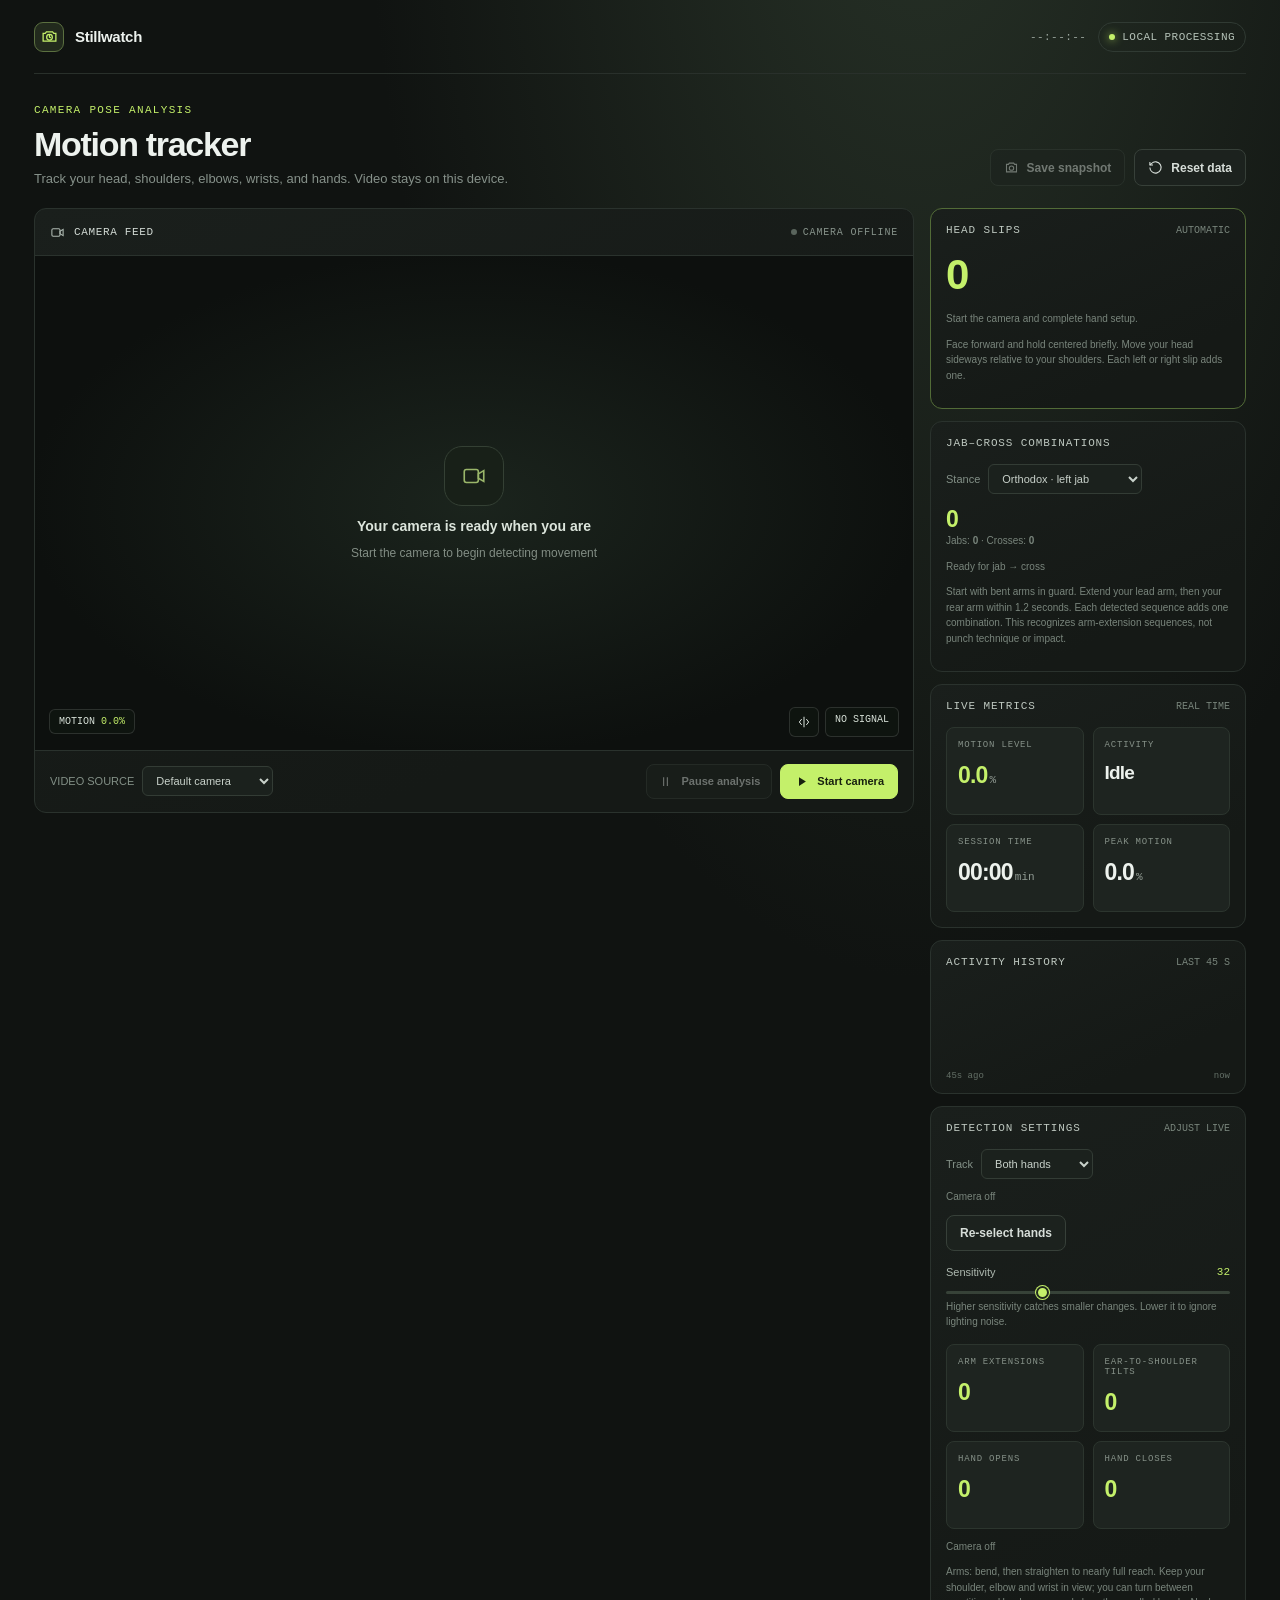
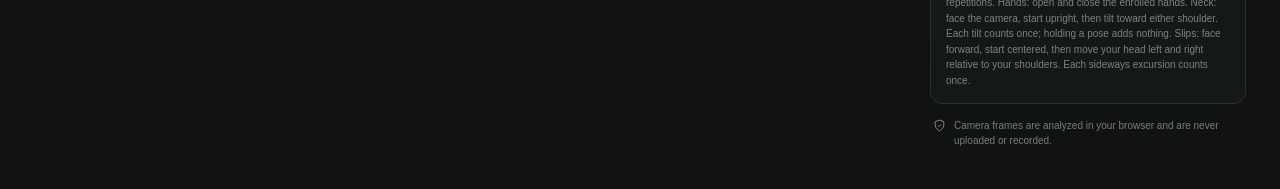
<file: tracker.html>
<!doctype html>
<html lang="en">
<head>
  <meta charset="utf-8">
  <meta name="viewport" content="width=device-width, initial-scale=1">
  <meta name="theme-color" content="#101311">
  <title>Stillwatch — Motion Tracker</title>
    <link rel="stylesheet" href="styles.css">
</head>
<body>
  <div class="app">
    <header class="topbar">
      <div class="brand"><div class="brand-mark"><svg viewBox="0 0 24 24" fill="none" stroke="currentColor" stroke-width="1.8"><path d="M3 7.5h3l1.6-2h8.8l1.6 2h3v11H3z"/><circle cx="12" cy="13" r="4"/><path d="M12 9v4l2 1"/></svg></div>Stillwatch</div>
      <div class="top-meta"><span id="clock">--:--:--</span><span class="privacy"><i></i> LOCAL PROCESSING</span></div>
    </header>
    <section class="heading"><div><div class="eyebrow">Camera pose analysis</div><h1>Motion tracker</h1><p>Track your head, shoulders, elbows, wrists, and hands. Video stays on this device.</p></div><div class="heading-right"><button class="btn" id="snapshotBtn" disabled><svg viewBox="0 0 24 24" fill="none" stroke="currentColor" stroke-width="1.7"><path d="M4 7h3l1.5-2h7L17 7h3v12H4z"/><circle cx="12" cy="13" r="3.5"/></svg>Save snapshot</button><button class="btn" id="resetBtn"><svg viewBox="0 0 24 24" fill="none" stroke="currentColor" stroke-width="1.7"><path d="M3 12a9 9 0 1 0 2.6-6.4L3 8"/><path d="M3 3v5h5"/></svg>Reset data</button></div></section>
    <main class="layout">
      <section class="panel camera-panel">
        <div class="camera-top"><div class="cam-label"><svg viewBox="0 0 24 24" fill="none" stroke="currentColor" stroke-width="1.7"><rect x="3" y="6" width="13" height="12" rx="2"/><path d="m16 10 5-3v10l-5-3z"/></svg>Camera feed</div><div class="live-badge" id="liveBadge"><i></i><span id="liveText">CAMERA OFFLINE</span></div></div>
        <div class="stage" id="stage">
          <video id="video" autoplay playsinline muted></video><canvas id="view"></canvas>
          <div class="placeholder" id="placeholder"><div class="placeholder-icon"><svg viewBox="0 0 24 24" fill="none" stroke="currentColor" stroke-width="1.5"><rect x="3" y="6" width="13" height="12" rx="2"/><path d="m16 10 5-3v10l-5-3z"/></svg></div><strong>Your camera is ready when you are</strong><span>Start the camera to begin detecting movement</span></div>
          <div class="calibration-panel" id="calibrationPanel" style="display:none"><div class="calibration-kicker">Hand setup</div><strong>Make a fist, then open each hand to track</strong><p>Only hands that complete this gesture are enrolled. Both hands must complete the gesture before tracking starts automatically. Choose One hand in Detection settings if needed.</p><div class="calibration-actions"><span class="calibration-status" id="calibrationStatus">Waiting for a fist…</span></div></div>
          <div class="stage-controls"><div class="stage-chip">MOTION <b id="stageMotion">0.0%</b></div><div class="right"><button class="icon-btn" id="mirrorBtn" title="Toggle mirror" aria-label="Toggle mirror"><svg viewBox="0 0 24 24" fill="none" stroke="currentColor" stroke-width="1.7"><path d="M12 3v18M8 7l-4 5 4 5M16 7l4 5-4 5"/></svg></button><div class="stage-chip" id="resolution">NO SIGNAL</div></div></div>
        </div>
        <div class="camera-bottom"><div class="source"><span>VIDEO SOURCE</span><select id="cameraSelect" aria-label="Video source"><option value="">Default camera</option></select></div><div class="camera-actions"><button class="btn" id="pauseBtn" disabled><svg viewBox="0 0 24 24" fill="none" stroke="currentColor" stroke-width="1.8"><path d="M9 5v14M15 5v14"/></svg>Pause analysis</button><button class="btn primary" id="startBtn"><svg viewBox="0 0 24 24" fill="currentColor"><path d="m8 5 11 7-11 7z"/></svg>Start camera</button></div></div>
      </section>
      <aside class="sidebar">
        <section class="panel side-card slip-card" aria-label="Automatic head slip counter">
          <div class="side-title">Head slips <small>AUTOMATIC</small></div>
          <div class="metric-value lime slip-total" id="slipsCount" aria-live="polite">0</div>
          <div class="helper" id="slipFeedback" aria-live="polite"></div><p class="helper" id="slipStatus" role="status">Start the camera and complete hand setup.</p>
          <p class="helper">Face forward and hold centered briefly. Move your head sideways relative to your shoulders. Each left or right slip adds one.</p>
        </section>
        <section class="panel side-card">
          <div class="side-title">Jab–cross combinations</div>
          <label class="source" for="stance">Stance <select id="stance"><option value="Left">Orthodox · left jab</option><option value="Right">Southpaw · right jab</option></select></label>
          <div class="metric-value lime" id="combosCount" aria-live="polite">0</div>
          <div class="helper">Jabs: <b id="jabsCount">0</b> · Crosses: <b id="crossesCount">0</b></div>
          <p class="helper" id="comboStatus" role="status">Ready for jab → cross</p>
          <p class="helper">Start with bent arms in guard. Extend your lead arm, then your rear arm within 1.2 seconds. Each detected sequence adds one combination. This recognizes arm-extension sequences, not punch technique or impact.</p>
        </section>
        <section class="panel side-card"><div class="side-title">Live metrics <small>REAL TIME</small></div><div class="metric-grid"><div class="metric"><div class="metric-label">Motion level</div><div class="metric-value lime" id="motionValue">0.0<small>%</small></div></div><div class="metric"><div class="metric-label">Activity</div><div class="metric-value" id="activityValue" style="font-size:19px">Idle</div></div><div class="metric"><div class="metric-label">Session time</div><div class="metric-value" id="durationValue">00:00<small>min</small></div></div><div class="metric"><div class="metric-label">Peak motion</div><div class="metric-value" id="peakValue">0.0<small>%</small></div></div></div></section>
        <section class="panel side-card graph-card"><div class="side-title graph-head"><span>Activity history</span><small>LAST 45 S</small></div><div class="graph" id="graph" aria-label="Recent motion levels"></div><div class="graph-axis"><span>45s ago</span><span>now</span></div></section>
        <section class="panel side-card"><div class="side-title">Detection settings <small>ADJUST LIVE</small></div><label class="source" for="handCount">Track <select id="handCount"><option value="2" selected>Both hands</option><option value="1">One hand</option></select></label><p class="helper" id="handsStatus" role="status">Camera off</p><button class="btn" id="reselectHands" type="button">Re-select hands</button><div class="range-row"><div class="range-head"><span>Sensitivity</span><output id="sensitivityLabel">32</output></div><input type="range" id="sensitivity" min="8" max="80" value="32"><div class="helper">Higher sensitivity catches smaller changes. Lower it to ignore lighting noise.</div></div><div class="metric-grid" style="margin-top:14px">
          <div class="metric"><div class="metric-label">Arm extensions</div><div class="metric-value lime" id="armsCount">0</div></div>
          <div class="metric"><div class="metric-label">Ear-to-shoulder tilts</div><div class="metric-value lime" id="tiltsCount">0</div></div>
          <div class="metric"><div class="metric-label">Hand opens</div><div class="metric-value lime" id="opensCount">0</div></div>
          <div class="metric"><div class="metric-label">Hand closes</div><div class="metric-value lime" id="closesCount">0</div></div>
        </div><p class="helper" id="movementStatus" role="status">Camera off</p><div class="helper">Arms: bend, then straighten to nearly full reach. Keep your shoulder, elbow and wrist in view; you can turn between repetitions. Hands: open and close the enrolled hands. Neck: face the camera, start upright, then tilt toward either shoulder. Each tilt counts once; holding a pose adds nothing. Slips: face forward, start centered, then move your head left and right relative to your shoulders. Each sideways excursion counts once.</div></section>
        <div class="footnote"><svg viewBox="0 0 24 24" fill="none" stroke="currentColor" stroke-width="1.6"><path d="M12 22s8-4 8-11V5l-8-3-8 3v6c0 7 8 11 8 11z"/><path d="m9 12 2 2 4-4"/></svg><span>Camera frames are analyzed in your browser and are never uploaded or recorded.</span></div>
      </aside>
    </main>
  </div>
  <div class="toast" id="toast" role="status"></div>
    <script type="module" src="src/app.js"></script>
</body>
</html>
</file>
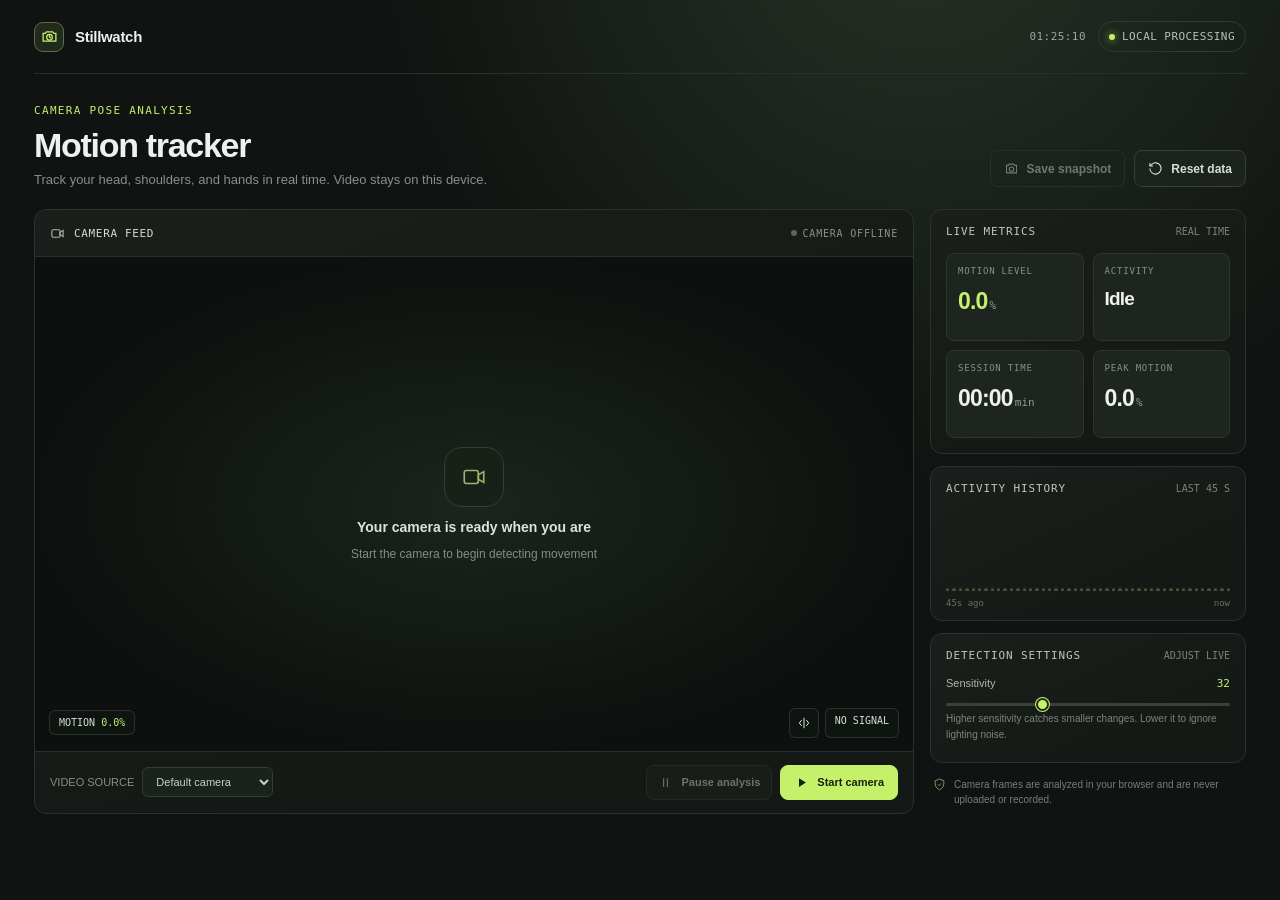
<file: references/original-index.html>
<!doctype html>
<html lang="en">
<head>
  <meta charset="utf-8">
  <meta name="viewport" content="width=device-width, initial-scale=1">
  <meta name="theme-color" content="#101311">
  <title>Stillwatch — Motion Tracker</title>
  <style>
    :root{color-scheme:dark;--bg:#101311;--panel:#171b18;--panel2:#1c211e;--line:#2a322d;--muted:#86918a;--text:#edf2ee;--lime:#c4f06a;--lime2:#d9ff91;--red:#ff7468;--mono:'DM Mono',monospace;--sans:'DM Sans',sans-serif;--display:'Manrope',sans-serif}
    *{box-sizing:border-box}body{margin:0;background:radial-gradient(ellipse at 72% -15%,#283328 0%,transparent 43%),var(--bg);color:var(--text);font-family:var(--sans);min-height:100vh}
    button,select,input{font:inherit}button{cursor:pointer}.app{max-width:1480px;padding:0 34px 32px;margin:auto}.topbar{height:74px;border-bottom:1px solid #29302b;display:flex;align-items:center;justify-content:space-between}.brand{display:flex;align-items:center;gap:11px;font:700 15px var(--display);letter-spacing:-.3px}.brand-mark{width:30px;height:30px;border:1px solid #5b7040;border-radius:9px;display:grid;place-items:center;color:var(--lime);background:#222a1d}.brand-mark svg{width:17px}.top-meta{display:flex;align-items:center;gap:12px;color:#9ba69e;font:11px var(--mono);letter-spacing:.04em}.privacy{display:flex;align-items:center;gap:7px;padding:8px 10px;border:1px solid #303a33;border-radius:20px;color:#b5c2b8}.privacy i{width:6px;height:6px;background:var(--lime);border-radius:50%;box-shadow:0 0 9px #a6d25a}
    .heading{padding:30px 0 22px;display:flex;align-items:flex-end;justify-content:space-between}.eyebrow{color:var(--lime);font:11px var(--mono);letter-spacing:.12em;text-transform:uppercase;margin-bottom:9px}.heading h1{font:600 clamp(25px,3vw,34px) var(--display);letter-spacing:-1.3px;margin:0}.heading p{margin:7px 0 0;color:var(--muted);font-size:13px}.heading-right{display:flex;gap:9px}.btn{border:1px solid #374039;border-radius:8px;background:#1c221e;color:#d7ded9;padding:10px 13px;font-size:12px;font-weight:600;display:inline-flex;align-items:center;gap:8px;transition:.18s}.btn:hover{background:#28312b;border-color:#536253}.btn.primary{background:var(--lime);border-color:var(--lime);color:#17200e;padding:11px 17px}.btn.primary:hover{background:var(--lime2)}.btn.danger{color:#ffa49b}.btn:disabled{opacity:.45;cursor:not-allowed}.btn svg{width:15px;height:15px}
    .layout{display:grid;grid-template-columns:minmax(0,1fr) 316px;gap:16px;align-items:start}.panel{border:1px solid var(--line);background:linear-gradient(155deg,#1a1f1c,#151916 75%);border-radius:12px;overflow:hidden}.camera-panel{min-width:0}.camera-top{height:47px;padding:0 15px;display:flex;align-items:center;justify-content:space-between;border-bottom:1px solid var(--line)}.cam-label{display:flex;gap:9px;align-items:center;color:#d3dbd5;font:11px var(--mono);letter-spacing:.06em;text-transform:uppercase}.cam-label svg{width:15px;color:#aeb9b1}.live-badge{display:flex;align-items:center;gap:6px;font:10px var(--mono);color:#86928a;letter-spacing:.08em}.live-badge i{width:6px;height:6px;background:#59645c;border-radius:50%}.live-badge.active{color:var(--lime)}.live-badge.active i{background:var(--lime);box-shadow:0 0 8px var(--lime)}
    .stage{position:relative;width:100%;aspect-ratio:16/9;background:#090c0a;overflow:hidden}.stage video,.stage canvas{position:absolute;inset:0;width:100%;height:100%;object-fit:cover;transform:scaleX(-1)}.stage video{display:none}.stage canvas{image-rendering:auto}.placeholder{position:absolute;inset:0;display:flex;align-items:center;justify-content:center;flex-direction:column;gap:12px;background:radial-gradient(ellipse at center,#1b241d,#0d100e 72%);text-align:center}.placeholder-icon{width:60px;height:60px;border:1px solid #344034;border-radius:18px;display:grid;place-items:center;color:#9ab66a;background:#182018}.placeholder-icon svg{width:26px;height:26px}.placeholder strong{font:600 14px var(--display);color:#dce5dc}.placeholder span{font-size:12px;color:#828d84}.stage-controls{position:absolute;left:14px;right:14px;bottom:13px;display:flex;align-items:center;justify-content:space-between;pointer-events:none}.stage-controls>*{pointer-events:auto}.stage-chip{background:#101511dd;border:1px solid #ffffff20;border-radius:6px;padding:6px 9px;font:10px var(--mono);color:#d6e0d6;backdrop-filter:blur(8px)}.stage-chip b{color:var(--lime);font-weight:400}.stage-controls .right{display:flex;gap:6px}.icon-btn{background:#101511dd;border:1px solid #ffffff20;border-radius:6px;width:30px;height:30px;display:grid;place-items:center;color:#e0e8e1;backdrop-filter:blur(8px)}.icon-btn:hover{border-color:#96b85b}.icon-btn svg{width:14px;height:14px}.camera-bottom{padding:13px 15px;display:flex;align-items:center;justify-content:space-between;border-top:1px solid var(--line);gap:12px}.source{display:flex;align-items:center;gap:8px;color:#839087;font-size:11px}.source select{max-width:220px;background:#1b211d;color:#c8d1ca;border:1px solid #333c35;border-radius:6px;padding:7px 25px 7px 9px;font-size:11px;outline:none}.source select:focus{border-color:#8ba758}.camera-actions{display:flex;gap:8px}.camera-actions .btn{padding:8px 11px;font-size:11px}.camera-actions .btn.primary{padding:9px 13px}
    .sidebar{display:grid;gap:12px}.side-card{padding:15px}.side-title{display:flex;align-items:center;justify-content:space-between;color:#bec8c0;font:11px var(--mono);letter-spacing:.08em;text-transform:uppercase;margin-bottom:15px}.side-title small{font:10px var(--mono);letter-spacing:0;color:#78847b;text-transform:none}.metric-grid{display:grid;grid-template-columns:1fr 1fr;gap:9px}.metric{padding:12px 11px 10px;background:#1e2420;border:1px solid #2c352e;border-radius:8px;min-height:88px}.metric-label{font:9px var(--mono);text-transform:uppercase;letter-spacing:.09em;color:#869188}.metric-value{margin-top:12px;font:600 23px var(--display);letter-spacing:-.8px;color:#edf2ed}.metric-value.lime{color:var(--lime)}.metric-value small{font:11px var(--mono);color:#929c94;letter-spacing:0;margin-left:2px}.graph-card{padding-bottom:12px}.graph-head{display:flex;justify-content:space-between;align-items:center}.graph{height:81px;display:flex;align-items:end;gap:3px;padding-top:13px}.bar{flex:1;min-width:2px;height:3px;border-radius:2px 2px 0 0;background:#445039;transition:height .2s,background .2s}.bar.hot{background:var(--lime);box-shadow:0 0 7px #a6cc5535}.graph-axis{display:flex;justify-content:space-between;margin-top:7px;color:#647067;font:9px var(--mono)}.range-row{margin:15px 0 5px}.range-head{display:flex;justify-content:space-between;font-size:11px;color:#adb8af}.range-head output{font:11px var(--mono);color:var(--lime)}input[type=range]{appearance:none;width:100%;height:3px;background:#374238;border-radius:4px;margin:13px 0 5px;outline:none}input[type=range]::-webkit-slider-thumb{appearance:none;width:13px;height:13px;border-radius:50%;background:var(--lime);border:2px solid #222a1e;box-shadow:0 0 0 1px var(--lime)}input[type=range]::-moz-range-thumb{width:10px;height:10px;border-radius:50%;background:var(--lime);border:2px solid #222a1e}.helper{font-size:10px;line-height:1.55;color:#79857c}.toggle-row{display:flex;align-items:center;justify-content:space-between;padding-top:11px;margin-top:8px;border-top:1px solid #2a322c;font-size:11px;color:#bec8bf}.switch{width:31px;height:17px;border:0;border-radius:20px;background:#3a443d;padding:2px;transition:.18s}.switch:after{content:'';display:block;width:13px;height:13px;background:#aab4ac;border-radius:50%;transition:.18s}.switch.on{background:#586e37}.switch.on:after{transform:translateX(14px);background:var(--lime)}.footnote{display:flex;gap:8px;align-items:flex-start;color:#738076;font-size:10px;line-height:1.5;padding:2px 3px}.footnote svg{width:13px;height:13px;flex:none;color:#94a277;margin-top:1px}
    .toast{position:fixed;left:50%;bottom:22px;transform:translate(-50%,14px);background:#252d27;border:1px solid #465348;border-radius:8px;padding:11px 15px;color:#e8f0e9;font-size:12px;opacity:0;pointer-events:none;transition:.25s;box-shadow:0 8px 30px #0008;z-index:5}.toast.show{opacity:1;transform:translate(-50%,0)}
    .calibration-panel{position:absolute;top:14px;left:14px;width:min(290px,calc(100% - 28px));z-index:2;padding:13px;background:#111712eF;border:1px solid #64764d;border-radius:10px;box-shadow:0 8px 28px #0008;backdrop-filter:blur(10px)}.calibration-kicker{font:10px var(--mono);letter-spacing:.12em;color:var(--lime);text-transform:uppercase}.calibration-panel strong{display:block;margin-top:6px;font:600 13px var(--display);color:#edf2ee}.calibration-panel p{margin:5px 0 10px;color:#9ba89e;font-size:11px;line-height:1.45}.calibration-actions{display:flex;align-items:center;justify-content:space-between;gap:8px}.calibration-status{font:10px var(--mono);line-height:1.4;color:#b3c0b6}.calibration-actions .btn{white-space:nowrap;padding:8px 10px;font-size:10px}
    @media(max-width:900px){.layout{grid-template-columns:minmax(0,1fr) 280px}.app{padding:0 20px 24px}}@media(max-width:680px){.app{padding:0 13px 20px}.topbar{height:62px}.top-meta .privacy{display:none}.heading{align-items:flex-start;gap:14px;flex-direction:column;padding:23px 0 18px}.heading-right{width:100%}.heading-right .btn{flex:1;justify-content:center}.layout{grid-template-columns:1fr}.sidebar{grid-template-columns:1fr 1fr}.sidebar .footnote{grid-column:1/-1}.metric{min-height:80px}.camera-bottom{align-items:flex-start;flex-direction:column}.camera-actions{width:100%}.camera-actions .btn{flex:1;justify-content:center}.source{width:100%;justify-content:space-between}.source select{max-width:65%}}@media(max-width:420px){.sidebar{grid-template-columns:1fr}.sidebar .footnote{grid-column:auto}.top-meta{font-size:9px}}
  </style>
</head>
<body>
  <div class="app">
    <header class="topbar">
      <div class="brand"><div class="brand-mark"><svg viewBox="0 0 24 24" fill="none" stroke="currentColor" stroke-width="1.8"><path d="M3 7.5h3l1.6-2h8.8l1.6 2h3v11H3z"/><circle cx="12" cy="13" r="4"/><path d="M12 9v4l2 1"/></svg></div>Stillwatch</div>
      <div class="top-meta"><span id="clock">--:--:--</span><span class="privacy"><i></i> LOCAL PROCESSING</span></div>
    </header>
    <section class="heading"><div><div class="eyebrow">Camera pose analysis</div><h1>Motion tracker</h1><p>Track your head, shoulders, and hands in real time. Video stays on this device.</p></div><div class="heading-right"><button class="btn" id="snapshotBtn" disabled><svg viewBox="0 0 24 24" fill="none" stroke="currentColor" stroke-width="1.7"><path d="M4 7h3l1.5-2h7L17 7h3v12H4z"/><circle cx="12" cy="13" r="3.5"/></svg>Save snapshot</button><button class="btn" id="resetBtn"><svg viewBox="0 0 24 24" fill="none" stroke="currentColor" stroke-width="1.7"><path d="M3 12a9 9 0 1 0 2.6-6.4L3 8"/><path d="M3 3v5h5"/></svg>Reset data</button></div></section>
    <main class="layout">
      <section class="panel camera-panel">
        <div class="camera-top"><div class="cam-label"><svg viewBox="0 0 24 24" fill="none" stroke="currentColor" stroke-width="1.7"><rect x="3" y="6" width="13" height="12" rx="2"/><path d="m16 10 5-3v10l-5-3z"/></svg>Camera feed</div><div class="live-badge" id="liveBadge"><i></i><span id="liveText">CAMERA OFFLINE</span></div></div>
        <div class="stage" id="stage">
          <video id="video" autoplay playsinline muted></video><canvas id="view"></canvas>
          <div class="placeholder" id="placeholder"><div class="placeholder-icon"><svg viewBox="0 0 24 24" fill="none" stroke="currentColor" stroke-width="1.5"><rect x="3" y="6" width="13" height="12" rx="2"/><path d="m16 10 5-3v10l-5-3z"/></svg></div><strong>Your camera is ready when you are</strong><span>Start the camera to begin detecting movement</span></div>
          <div class="calibration-panel" id="calibrationPanel" style="display:none"><div class="calibration-kicker">Hand setup</div><strong>Make a fist, then open each hand to track</strong><p>Only hands that complete this gesture are enrolled. Other hands in view are ignored.</p><div class="calibration-actions"><span class="calibration-status" id="calibrationStatus">Waiting for a fist…</span><button class="btn primary" id="lockHands" disabled>Track selected</button></div></div>
          <div class="stage-controls"><div class="stage-chip">MOTION <b id="stageMotion">0.0%</b></div><div class="right"><button class="icon-btn" id="mirrorBtn" title="Toggle mirror" aria-label="Toggle mirror"><svg viewBox="0 0 24 24" fill="none" stroke="currentColor" stroke-width="1.7"><path d="M12 3v18M8 7l-4 5 4 5M16 7l4 5-4 5"/></svg></button><div class="stage-chip" id="resolution">NO SIGNAL</div></div></div>
        </div>
        <div class="camera-bottom"><div class="source"><span>VIDEO SOURCE</span><select id="cameraSelect" aria-label="Video source"><option value="">Default camera</option></select></div><div class="camera-actions"><button class="btn" id="pauseBtn" disabled><svg viewBox="0 0 24 24" fill="none" stroke="currentColor" stroke-width="1.8"><path d="M9 5v14M15 5v14"/></svg>Pause analysis</button><button class="btn primary" id="startBtn"><svg viewBox="0 0 24 24" fill="currentColor"><path d="m8 5 11 7-11 7z"/></svg>Start camera</button></div></div>
      </section>
      <aside class="sidebar">
        <section class="panel side-card"><div class="side-title">Live metrics <small>REAL TIME</small></div><div class="metric-grid"><div class="metric"><div class="metric-label">Motion level</div><div class="metric-value lime" id="motionValue">0.0<small>%</small></div></div><div class="metric"><div class="metric-label">Activity</div><div class="metric-value" id="activityValue" style="font-size:19px">Idle</div></div><div class="metric"><div class="metric-label">Session time</div><div class="metric-value" id="durationValue">00:00<small>min</small></div></div><div class="metric"><div class="metric-label">Peak motion</div><div class="metric-value" id="peakValue">0.0<small>%</small></div></div></div></section>
        <section class="panel side-card graph-card"><div class="side-title graph-head"><span>Activity history</span><small>LAST 45 S</small></div><div class="graph" id="graph" aria-label="Recent motion levels"></div><div class="graph-axis"><span>45s ago</span><span>now</span></div></section>
        <section class="panel side-card"><div class="side-title">Detection settings <small>ADJUST LIVE</small></div><div class="range-row"><div class="range-head"><span>Sensitivity</span><output id="sensitivityLabel">32</output></div><input type="range" id="sensitivity" min="8" max="80" value="32"><div class="helper">Higher sensitivity catches smaller changes. Lower it to ignore lighting noise.</div></div></section>
        <div class="footnote"><svg viewBox="0 0 24 24" fill="none" stroke="currentColor" stroke-width="1.6"><path d="M12 22s8-4 8-11V5l-8-3-8 3v6c0 7 8 11 8 11z"/><path d="m9 12 2 2 4-4"/></svg><span>Camera frames are analyzed in your browser and are never uploaded or recorded.</span></div>
      </aside>
    </main>
  </div>
  <div class="toast" id="toast" role="status"></div>
  <script>
    (async()=>{
      const $=id=>document.getElementById(id), video=$('video'), canvas=$('view'), ctx=canvas.getContext('2d'), probe=document.createElement('canvas'), pctx=probe.getContext('2d',{willReadFrequently:true});
      const W=320,H=180,SAMPLE=16; probe.width=W;probe.height=H;
      let stream=null, previous=null, running=false, paused=false, calibrating=false, raf=0, startedAt=0, peak=0, samples=Array(45).fill(0), lastSample=0, mirrored=true, toastTimer=0, poseTracker=null, handTracker=null, faceTracker=null, poseResult=null, handResult=null, faceResult=null, lastInference=0, calibrationTracks=[], nextHandId=1, trackedHands=[];
      $('graph').innerHTML=samples.map(()=>'<i class="bar"></i>').join('');
      const bars=[...$('graph').children];
      function clock(){ $('clock').textContent=new Intl.DateTimeFormat(undefined,{hour:'2-digit',minute:'2-digit',second:'2-digit',hour12:false}).format(new Date()) }
      clock();setInterval(clock,1000);
      function notify(message){const el=$('toast');el.textContent=message;el.classList.add('show');clearTimeout(toastTimer);toastTimer=setTimeout(()=>el.classList.remove('show'),2600)}
      function formatDuration(ms){const n=Math.floor(ms/1000);return `${String(Math.floor(n/60)).padStart(2,'0')}:${String(n%60).padStart(2,'0')}`}
      function setBadge(on){$('liveBadge').classList.toggle('active',on);$('liveText').textContent=on?'MOTION TRACKING':'CAMERA OFFLINE'}
      async function ensureTrackers(){
        if(poseTracker&&handTracker&&faceTracker)return;
        $('liveText').textContent='LOADING TRACKERS';
        const Vision=await import('https://cdn.jsdelivr.net/npm/@mediapipe/tasks-vision@0.10.32/vision_bundle.mjs');
        const files=await Vision.FilesetResolver.forVisionTasks('https://cdn.jsdelivr.net/npm/@mediapipe/tasks-vision@0.10.32/wasm');
        poseTracker=await Vision.PoseLandmarker.createFromOptions(files,{baseOptions:{modelAssetPath:'https://storage.googleapis.com/mediapipe-models/pose_landmarker/pose_landmarker_lite/float16/1/pose_landmarker_lite.task'},runningMode:'VIDEO',numPoses:1,minPoseDetectionConfidence:.5,minPosePresenceConfidence:.5,minTrackingConfidence:.5});
        handTracker=await Vision.HandLandmarker.createFromOptions(files,{baseOptions:{modelAssetPath:'https://storage.googleapis.com/mediapipe-models/hand_landmarker/hand_landmarker/float16/1/hand_landmarker.task'},runningMode:'VIDEO',numHands:4,minHandDetectionConfidence:.45,minHandPresenceConfidence:.45,minTrackingConfidence:.45});
        faceTracker=await Vision.FaceLandmarker.createFromOptions(files,{baseOptions:{modelAssetPath:'https://storage.googleapis.com/mediapipe-models/face_landmarker/face_landmarker/float16/1/face_landmarker.task'},runningMode:'VIDEO',numFaces:1,minFaceDetectionConfidence:.5,minFacePresenceConfidence:.5,minTrackingConfidence:.5});
      }
      function sizeCanvas(){const r=$('stage').getBoundingClientRect(),d=Math.min(devicePixelRatio||1,2);canvas.width=Math.round(r.width*d);canvas.height=Math.round(r.height*d)}
      window.addEventListener('resize',sizeCanvas);sizeCanvas();
      async function cameras(){try{const devices=await navigator.mediaDevices.enumerateDevices(), cams=devices.filter(d=>d.kind==='videoinput'), select=$('cameraSelect'), old=select.value;select.innerHTML='';cams.forEach((cam,i)=>{const o=document.createElement('option');o.value=cam.deviceId;o.textContent=cam.label||`Camera ${i+1}`;select.append(o)});if(!cams.length){const o=document.createElement('option');o.value='';o.textContent='No cameras found';select.append(o)}if(old&&cams.some(c=>c.deviceId===old))select.value=old}catch{}}
      async function start(){
        if(!navigator.mediaDevices?.getUserMedia){notify('Camera access requires a secure browser context. Open this page through localhost.');return}
        $('startBtn').disabled=true;
        try{
          if(stream)stop();
          const deviceId=$('cameraSelect').value;
          stream=await navigator.mediaDevices.getUserMedia({audio:false,video:deviceId?{deviceId:{exact:deviceId},width:{ideal:1280},height:{ideal:720}}:{width:{ideal:1280},height:{ideal:720}}});
          video.srcObject=stream;await video.play();await ensureTrackers();
          $('placeholder').style.display='none';video.style.display='block';running=true;paused=false;calibrating=true;calibrationTracks=[];nextHandId=1;trackedHands=[];previous=null;startedAt=Date.now();lastSample=startedAt;sizeCanvas();$('calibrationPanel').style.display='block';$('calibrationStatus').textContent='Waiting for a fist…';$('lockHands').disabled=true;
          $('pauseBtn').disabled=true;$('pauseBtn').innerHTML='<svg viewBox="0 0 24 24" fill="none" stroke="currentColor" stroke-width="1.8"><path d="M9 5v14M15 5v14"/></svg>Pause analysis';$('snapshotBtn').disabled=false;
          $('startBtn').innerHTML='<svg viewBox="0 0 24 24" fill="currentColor"><path d="M6 6h12v12H6z"/></svg>Stop camera';$('startBtn').disabled=false;
          $('resolution').textContent=`${video.videoWidth} × ${video.videoHeight}`;setBadge(true);await cameras();loop();
        }catch(err){if(stream){stream.getTracks().forEach(t=>t.stop());stream=null}video.srcObject=null;$('startBtn').disabled=false;setBadge(false);const message=err.name==='NotAllowedError'?'Camera permission was denied. Allow camera access in your browser settings.':err.name==='NotFoundError'?'No camera was found on this device.':`Could not start tracker: ${err.message}`;notify(message)}
      }
      function stop(){running=false;paused=false;calibrating=false;calibrationTracks=[];trackedHands=[];cancelAnimationFrame(raf);if(stream){stream.getTracks().forEach(t=>t.stop());stream=null}video.srcObject=null;video.style.display='none';$('placeholder').style.display='flex';$('calibrationPanel').style.display='none';$('pauseBtn').disabled=true;$('snapshotBtn').disabled=true;$('startBtn').disabled=false;$('startBtn').innerHTML='<svg viewBox="0 0 24 24" fill="currentColor"><path d="m8 5 11 7-11 7z"/></svg>Start camera';$('pauseBtn').innerHTML='<svg viewBox="0 0 24 24" fill="none" stroke="currentColor" stroke-width="1.8"><path d="M9 5v14M15 5v14"/></svg>Pause analysis';$('resolution').textContent='NO SIGNAL';setBadge(false);ctx.clearRect(0,0,canvas.width,canvas.height);$('activityValue').textContent='Idle'}
      function classifyHand(points){
        const fingers=[[8,6],[12,10],[16,14],[20,18]],wrist=points[0];let extended=0,curled=0;
        const distance=(a,b)=>Math.hypot(a.x-b.x,a.y-b.y);
        for(const[tipIndex,pipIndex]of fingers){const tip=distance(points[tipIndex],wrist),pip=distance(points[pipIndex],wrist);if(tip>pip*1.16)extended++;else if(tip<pip*.94)curled++}
        return{open:extended>=3,fist:curled>=3};
      }
      function updateHandEnrollment(){
        const points=handResult?.landmarks||[],categories=handResult?.handedness||[],now=performance.now(),claimed=new Set();
        points.forEach((landmarks,i)=>{
          const side=categories[i]?.[0]?.categoryName;if((side!=='Left'&&side!=='Right')||!landmarks?.[0])return;
          const wrist=landmarks[0];let match=null,best=.18;
          for(const track of calibrationTracks){if(claimed.has(track.id)||track.side!==side||now-track.lastSeen>1100)continue;const d=Math.hypot(track.x-wrist.x,track.y-wrist.y);if(d<best){best=d;match=track}}
          if(!match){match={id:nextHandId++,side,x:wrist.x,y:wrist.y,sawFist:false,selected:false,lastSeen:now};calibrationTracks.push(match)}
          claimed.add(match.id);match.x=match.x*.35+wrist.x*.65;match.y=match.y*.35+wrist.y*.65;match.lastSeen=now;
          const gesture=classifyHand(landmarks);if(gesture.fist)match.sawFist=true;if(gesture.open&&match.sawFist){match.selected=true;match.sawFist=false}
        });
        const selected=calibrationTracks.filter(track=>track.selected),waiting=calibrationTracks.some(track=>track.sawFist&&!track.selected),selectedText=selected.map(track=>`${track.side} hand`).join(' + ');
        $('calibrationStatus').textContent=selected.length?`${selectedText} selected${waiting?' · open your fist':''} · add another if needed`:(waiting?'Fist detected — now open your hand':'Make a fist, then open it');
        $('lockHands').disabled=selected.length===0;
      }
      function loop(){if(!running)return;raf=requestAnimationFrame(loop);if(video.readyState<2)return;if(!paused)analyze();else drawVideo();$('durationValue').innerHTML=`${formatDuration(Date.now()-startedAt)}<small>min</small>`}
      function drawVideo(){const w=canvas.width,h=canvas.height;ctx.clearRect(0,0,w,h);ctx.drawImage(video,0,0,w,h)}
      function analyze(){
        const inferenceNow=performance.now();
        if(poseTracker&&handTracker&&faceTracker&&inferenceNow-lastInference>=120){lastInference=inferenceNow;try{poseResult=poseTracker.detectForVideo(video,inferenceNow);handResult=handTracker.detectForVideo(video,inferenceNow);faceResult=faceTracker.detectForVideo(video,inferenceNow);if(calibrating)updateHandEnrollment()}catch(error){console.error('Landmark tracking failed',error)}}
        pctx.drawImage(video,0,0,W,H);const pixels=pctx.getImageData(0,0,W,H).data;const gray=new Uint8Array(W*H);for(let i=0,j=0;i<pixels.length;i+=4,j++)gray[j]=(pixels[i]*77+pixels[i+1]*150+pixels[i+2]*29)>>8;
        if(!previous){previous=gray;drawVideo();return}
        const cutoff=Number($('sensitivity').value);let changedN=0;
        for(let y=0;y<H;y+=SAMPLE)for(let x=0;x<W;x+=SAMPLE){let diff=0,n=0;for(let yy=y;yy<Math.min(y+SAMPLE,H);yy+=2)for(let xx=x;xx<Math.min(x+SAMPLE,W);xx+=2){const i=yy*W+xx;diff+=Math.abs(gray[i]-previous[i]);n++}if(diff/n>cutoff)changedN++}
        previous=gray;const motion=Math.min(100,changedN/((W/SAMPLE)*(H/SAMPLE))*100);peak=Math.max(peak,motion);$('motionValue').innerHTML=`${motion.toFixed(1)}<small>%</small>`;$('stageMotion').textContent=`${motion.toFixed(1)}%`;$('peakValue').innerHTML=`${peak.toFixed(1)}<small>%</small>`;$('activityValue').textContent=motion>4?'Moving':motion>1.1?'Low':'Idle';$('activityValue').style.color=motion>4?'var(--lime)':'var(--text)';
        drawVideo();ctx.save();drawLandmarks(ctx,canvas.width,canvas.height);ctx.restore();
        const now=Date.now();if(now-lastSample>=1000){samples.push(motion);samples.shift();lastSample=now;samples.forEach((v,i)=>{bars[i].style.height=`${Math.max(3,Math.min(56,v*2.4))}px`;bars[i].classList.toggle('hot',v>4)})}
      }
      function drawLandmarks(c,w,h){
        if(!poseTracker)return;
        const X=p=>p.x*w,Y=p=>p.y*h;
        const dot=(p,color,r=5)=>{if(!p||(p.visibility??1)<.45)return;c.beginPath();c.arc(X(p),Y(p),r,0,Math.PI*2);c.fillStyle=color;c.fill();c.lineWidth=2;c.strokeStyle='#111712';c.stroke()};
        const label=(text,p,color)=>{if(!p)return;const fs=Math.max(11,w/78);c.font=`600 ${fs}px DM Mono,monospace`;const tw=c.measureText(text).width,boxH=fs+8,top=Y(p)-boxH-8;c.fillStyle='#111712dc';c.fillRect(X(p)-tw/2-6,top,tw+12,boxH);c.fillStyle=color;c.textAlign='center';c.fillText(text,X(p),top+fs+1);c.textAlign='start'};
        const pose=poseResult?.landmarks?.[0];
        if(pose){const ls=pose[11],rs=pose[12],shoulderColor='#6be3cb';
          if(ls&&rs&&(ls.visibility??1)>.45&&(rs.visibility??1)>.45){c.beginPath();c.moveTo(X(ls),Y(ls));c.lineTo(X(rs),Y(rs));c.strokeStyle=shoulderColor;c.lineWidth=Math.max(2,w/420);c.stroke();dot(ls,shoulderColor,6);dot(rs,shoulderColor,6);label('SHOULDERS',{x:(ls.x+rs.x)/2,y:(ls.y+rs.y)/2},shoulderColor)}
        }
        drawFace(c,w,h,pose);
        const links=[[0,1],[1,2],[2,3],[3,4],[0,5],[5,6],[6,7],[7,8],[5,9],[9,10],[10,11],[11,12],[9,13],[13,14],[14,15],[15,16],[13,17],[17,18],[18,19],[19,20],[0,17]],tips=new Set([4,8,12,16,20]);
        const hands=handResult?.landmarks||[],handed=handResult?.handedness||[],poseDepth=poseResult?.landmarks?.[0]||[];
        const candidates=hands.map((points,i)=>{const side=handed[i]?.[0]?.categoryName,wristIndex=side==='Left'?15:side==='Right'?16:-1,wrist=poseDepth[wristIndex];return{points,side,x:points[0]?.x??0,y:points[0]?.y??0,depth:wrist&&((wrist.visibility??1)>.35)?wrist.z:Infinity}});
        const drawHand=(hand,preview=false,near=false)=>{const{points,side}=hand,color=preview?'#8dd9ff':near?'#ffbd70':'#e795ff';c.lineWidth=Math.max(2,w/560);c.strokeStyle=color;for(const[a,b]of links){const p=points[a],q=points[b];if(!p||!q)continue;c.beginPath();c.moveTo(X(p),Y(p));c.lineTo(X(q),Y(q));c.stroke()}points.forEach((p,n)=>dot(p,color,n===0?5:tips.has(n)?4:2.5));label(preview?`${side?.toUpperCase()||'HAND'} · PREVIEW`:`${near?'NEAR':'TRACKED'} WRIST${side?` · ${side.toUpperCase()}`:''}`,points[0],color)};
        if(calibrating)candidates.forEach(hand=>drawHand(hand,true));else if(trackedHands.length){const unused=[...candidates],matched=[];for(const target of trackedHands){let bestIndex=-1,bestDistance=.35;for(let i=0;i<unused.length;i++){const hand=unused[i];if(hand.side!==target.side)continue;const distance=Math.hypot(hand.x-target.x,hand.y-target.y);if(distance<bestDistance){bestDistance=distance;bestIndex=i}}if(bestIndex>=0){const hand=unused.splice(bestIndex,1)[0];target.x=target.x*.35+hand.x*.65;target.y=target.y*.35+hand.y*.65;matched.push(hand)}}if(matched.length){const nearest=matched.reduce((a,b)=>b.depth<a.depth?b:a,matched[0]);matched.forEach(hand=>drawHand(hand,false,hand===nearest))}}
      }
      function drawFace(c,w,h,pose){
        const face=faceResult?.faceLandmarks?.[0],headColor='#c4f06a';
        const faceLabel=(text,p,color)=>{const fs=Math.max(11,w/78);c.font=`600 ${fs}px DM Mono,monospace`;const tw=c.measureText(text).width,boxH=fs+8,top=p.y*h-boxH-8;c.fillStyle='#111712dc';c.fillRect(p.x*w-tw/2-6,top,tw+12,boxH);c.fillStyle=color;c.textAlign='center';c.fillText(text,p.x*w,top+fs+1);c.textAlign='start'};
        if(!face){const nose=pose?.[0];if(nose&&(nose.visibility??1)>.45){c.beginPath();c.arc(nose.x*w,nose.y*h,Math.max(10,w/55),0,Math.PI*2);c.strokeStyle=headColor;c.lineWidth=Math.max(2,w/480);c.stroke();faceLabel('HEAD',nose,headColor)}return}
        const mid=(a,b)=>({x:(face[a].x+face[b].x)/2,y:(face[a].y+face[b].y)/2});
        const leftEye=mid(33,133),rightEye=mid(362,263),nose=face[1],mouth=mid(13,14),center={x:(leftEye.x+rightEye.x+nose.x+mouth.x)/4,y:(leftEye.y+rightEye.y+nose.y+mouth.y)/4};
        const eyeSpan=Math.hypot((rightEye.x-leftEye.x)*w,(rightEye.y-leftEye.y)*h),radius=Math.max(14,eyeSpan*.82);
        c.beginPath();c.arc(center.x*w,center.y*h,radius,0,Math.PI*2);c.strokeStyle=headColor;c.lineWidth=Math.max(2,w/480);c.stroke();faceLabel('HEAD',center,headColor);
        const feature=(p,name,color,dx=0,dy=0)=>{const x=p.x*w,y=p.y*h,r=Math.max(3,w/220),fs=Math.max(9,w/100);c.beginPath();c.arc(x,y,r,0,Math.PI*2);c.fillStyle=color;c.fill();c.lineWidth=1.5;c.strokeStyle='#111712';c.stroke();c.font=`500 ${fs}px DM Mono,monospace`;c.textAlign='center';c.fillStyle=color;c.fillText(name,x+dx,y+dy);c.textAlign='start'};
        feature(nose,'NOSE','#ffbd70',0,-8);feature(leftEye,'EYE','#6be3cb',-12,-7);feature(rightEye,'EYE','#6be3cb',12,-7);feature(mouth,'MOUTH','#e795ff',0,Math.max(13,w/50));
      }
      $('lockHands').addEventListener('click',()=>{if(!calibrating)return;trackedHands=calibrationTracks.filter(track=>track.selected).map(({side,x,y})=>({side,x,y}));if(!trackedHands.length)return;calibrating=false;$('calibrationPanel').style.display='none';$('pauseBtn').disabled=false;notify(`Tracking ${trackedHands.length} selected hand${trackedHands.length===1?'':'s'}`)});
      $('startBtn').addEventListener('click',()=>running?stop():start());
      $('pauseBtn').addEventListener('click',()=>{if(!running)return;paused=!paused;previous=null;$('pauseBtn').innerHTML=paused?'<svg viewBox="0 0 24 24" fill="currentColor"><path d="m8 5 11 7-11 7z"/></svg>Resume analysis':'<svg viewBox="0 0 24 24" fill="none" stroke="currentColor" stroke-width="1.8"><path d="M9 5v14M15 5v14"/></svg>Pause analysis';$('activityValue').textContent=paused?'Paused':'Idle'});
      $('cameraSelect').addEventListener('change',()=>{if(running)start()});
      $('sensitivity').addEventListener('input',e=>$('sensitivityLabel').value=e.target.value);
      $('mirrorBtn').addEventListener('click',()=>{mirrored=!mirrored;canvas.style.transform=mirrored?'scaleX(-1)':'none';video.style.transform=mirrored?'scaleX(-1)':'none'});
      $('resetBtn').addEventListener('click',()=>{peak=0;samples.fill(0);bars.forEach(b=>{b.style.height='3px';b.classList.remove('hot')});$('peakValue').innerHTML='0.0<small>%</small>';if(stream)startedAt=Date.now();notify('Session metrics reset')});
      $('snapshotBtn').addEventListener('click',()=>{if(!running)return;const out=document.createElement('canvas');out.width=canvas.width;out.height=canvas.height;const outCtx=out.getContext('2d');if(mirrored){outCtx.translate(out.width,0);outCtx.scale(-1,1)}outCtx.drawImage(canvas,0,0);out.toBlob(blob=>{if(!blob)return;const a=document.createElement('a');a.href=URL.createObjectURL(blob);a.download=`stillwatch-${new Date().toISOString().replace(/[:.]/g,'-')}.png`;a.click();URL.revokeObjectURL(a.href);notify('Snapshot saved')},'image/png')});
      if(navigator.mediaDevices?.addEventListener)navigator.mediaDevices.addEventListener('devicechange',cameras);
      document.addEventListener('visibilitychange',()=>{if(document.hidden&&stream)previous=null});
    })();
  </script>
</body>
</html>
</file>
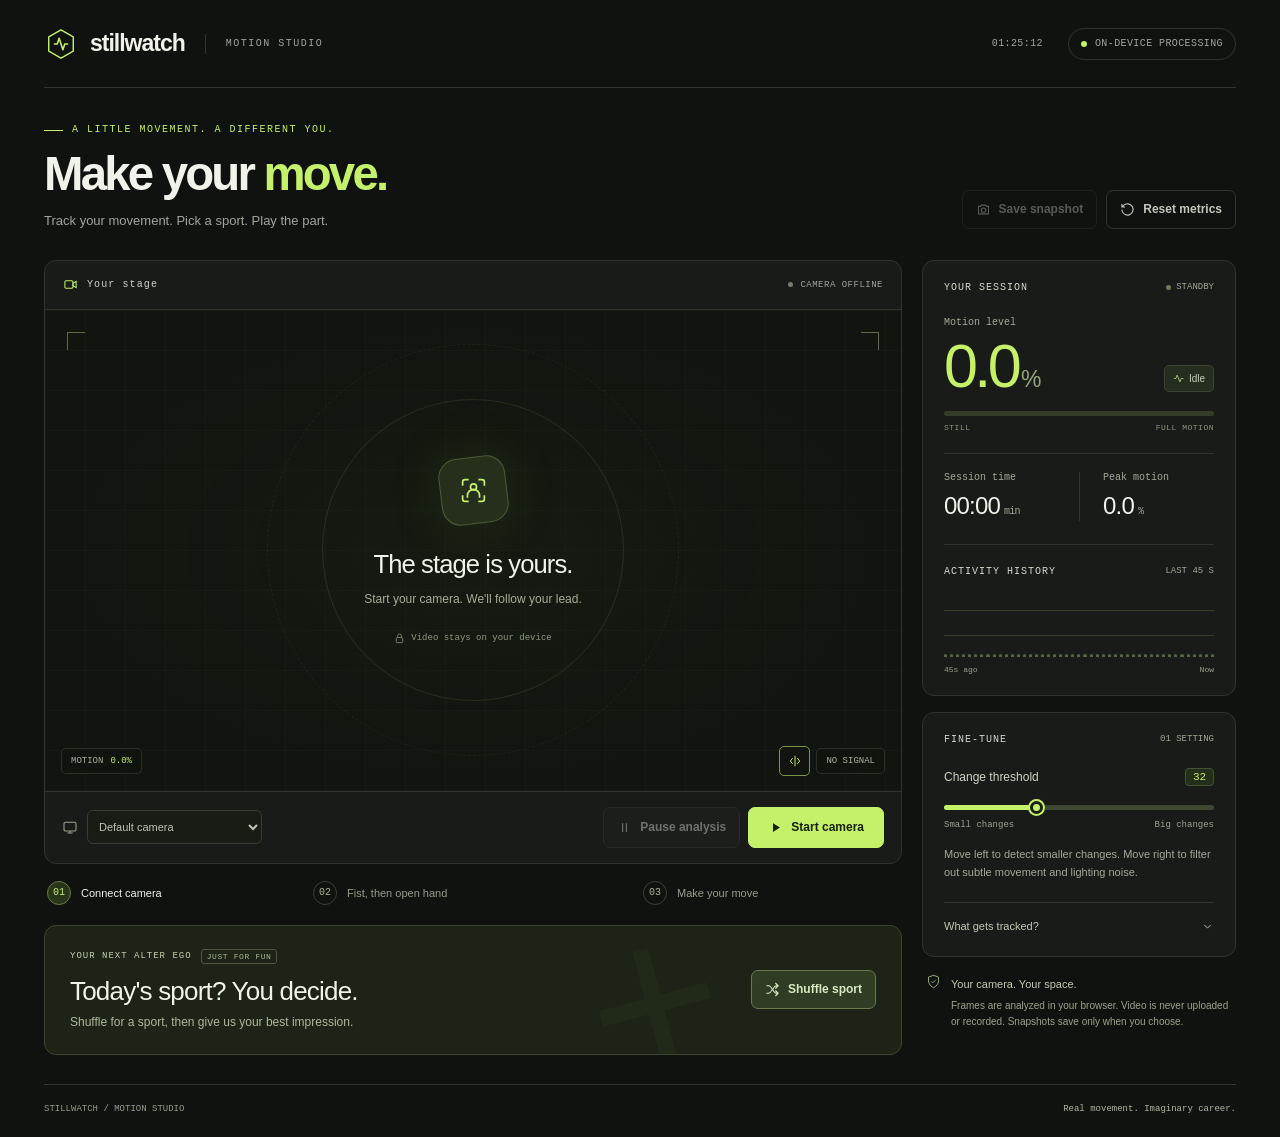
<file: references/previous-repository-index.html>
<!doctype html>
<html lang="en">
<head>
  <meta charset="utf-8">
  <meta name="viewport" content="width=device-width, initial-scale=1">
  <meta name="theme-color" content="#101210">
  <meta name="description" content="Your movement, in the moment. A browser-based motion studio for head, shoulder, and hand tracking.">
  <title>Stillwatch — Make your move.</title>
  <style>
    /* UI layer. The original tracking script is kept intact below. */
    :root {
      color-scheme: dark;
      --bg: #101210;
      --panel: #181b18;
      --line: #30352d;
      --muted: #a0a69a;
      --text: #f1f2e9;
      --lime: #c4f06a;
      --lime2: #d6ff86;
      --mono: 'SFMono-Regular', Consolas, 'Liberation Mono', monospace;
      --sans: 'Inter', -apple-system, BlinkMacSystemFont, 'Segoe UI', sans-serif;
    }
    * { box-sizing: border-box; }
    body { margin: 0; color: var(--text); background: var(--bg); font: 14px/1.5 var(--sans); }
    button, select, input { font: inherit; }
    button { cursor: pointer; }
    button, select, summary, input { -webkit-tap-highlight-color: transparent; }
    button:focus-visible, select:focus-visible, summary:focus-visible, input:focus-visible, a:focus-visible {
      outline: 2px solid var(--lime); outline-offset: 4px;
    }
    button:disabled { cursor: not-allowed; opacity: .4; }
    svg { width: 18px; height: 18px; flex-shrink: 0; }
    .app { max-width: 1512px; margin: auto; padding: 0 44px; }
    .topbar { height: 88px; display: flex; align-items: center; justify-content: space-between; border-bottom: 1px solid var(--line); }
    .brand { display: flex; align-items: center; gap: 12px; color: var(--text); text-decoration: none; }
    .brand-mark { width: 34px; height: 34px; color: var(--lime); display: grid; place-items: center; }
    .brand-mark svg { width: 34px; height: 34px; }
    .wordmark { font-size: 23px; font-weight: 750; letter-spacing: -1px; }
    .brand-divider { width: 1px; height: 20px; background: var(--line); margin: 0 8px; }
    .brand-caption, .top-meta, .eyebrow, .section-label, .tiny-label { font: 10px/1.4 var(--mono); text-transform: uppercase; letter-spacing: 1.5px; }
    .brand-caption { color: var(--muted); }
    .top-meta { display: flex; gap: 25px; align-items: center; color: var(--muted); letter-spacing: .4px; }
    .privacy { display: inline-flex; align-items: center; gap: 8px; border: 1px solid var(--line); border-radius: 30px; padding: 8px 12px; }
    .status-dot { width: 6px; height: 6px; border-radius: 50%; display: inline-block; background: var(--lime); }
    .heading { padding: 35px 0 29px; display: flex; justify-content: space-between; gap: 24px; align-items: end; }
    .eyebrow { color: var(--lime); display: flex; align-items: center; gap: 9px; margin-bottom: 10px; }
    .eyebrow::before { content: ''; width: 19px; height: 1px; background: var(--lime); }
    h1 { font-size: clamp(36px, 3.7vw, 55px); font-weight: 550; letter-spacing: -2.8px; line-height: 1.12; margin: 0; }
    h1 span { color: var(--lime); }
    .heading p { margin: 11px 0 0; color: var(--muted); font-size: 13px; }
    .heading-right { display: flex; gap: 9px; padding-bottom: 2px; }
    .btn { border: 1px solid #3a4035; border-radius: 7px; padding: 10px 13px; color: var(--text); background: #20241e; display: inline-flex; align-items: center; justify-content: center; gap: 8px; font-size: 12px; font-weight: 600; line-height: 1.4; transition: background .18s, border-color .18s, transform .18s; }
    .btn:hover:not(:disabled) { background: #2b3124; border-color: #65714f; }
    .btn:active:not(:disabled) { transform: translateY(1px); }
    .btn svg { width: 15px; height: 15px; }
    .btn.quiet { background: transparent; border-color: var(--line); color: #c1c7b9; }
    .btn.primary { background: var(--lime); color: #17200d; border-color: var(--lime); padding: 11px 19px; }
    .btn.primary:hover:not(:disabled) { background: var(--lime2); border-color: var(--lime2); }
    .btn.primary.is-running { background: #2b201e; border-color: #63423b; color: #ffb3a6; }
    .layout { display: grid; grid-template-columns: minmax(0, 1fr) 314px; gap: 20px; align-items: start; }
    .workspace { display: grid; gap: 17px; min-width: 0; }
    .panel { border: 1px solid var(--line); border-radius: 12px; background: var(--panel); overflow: hidden; }
    .camera-top { height: 49px; display: flex; align-items: center; justify-content: space-between; padding: 0 18px; border-bottom: 1px solid var(--line); }
    .cam-label { display: flex; align-items: center; gap: 9px; font: 10px var(--mono); letter-spacing: 1.1px; color: #d0d5c7; }
    .cam-label svg { width: 15px; height: 15px; color: var(--lime); }
    .live-badge { display: flex; align-items: center; gap: 7px; color: #a0a69a; font: 9px var(--mono); letter-spacing: .5px; }
    .live-badge i { width: 5px; height: 5px; background: #757e6d; border-radius: 50%; }
    .live-badge.active { color: var(--lime); }
    .live-badge.active i { background: var(--lime); box-shadow: 0 0 8px #c4f06a80; }
    .stage { position: relative; aspect-ratio: 16/9; background: #0c0f0c; overflow: hidden; isolation: isolate; }
    .stage video, .stage canvas { position: absolute; inset: 0; width: 100%; height: 100%; object-fit: cover; transform: scaleX(-1); }
    .stage video { display: none; }
    .placeholder { position: absolute; inset: 0; display: flex; align-items: center; justify-content: center; flex-direction: column; text-align: center; padding: 60px 20px; background: radial-gradient(ellipse at 50% 50%, #20291b44, transparent 65%), linear-gradient(#b6ce8a06 1px, transparent 1px), linear-gradient(90deg, #b6ce8a06 1px, transparent 1px), #11150f; background-size: auto, 40px 40px, 40px 40px, auto; }
    .placeholder::before { content: ''; position: absolute; width: min(43%, 300px); aspect-ratio: 1; border: 1px solid #b4cd8120; border-radius: 50%; pointer-events: none; }
    .placeholder::after { content: ''; position: absolute; width: min(59%, 410px); aspect-ratio: 1; border: 1px dashed #b4cd8112; border-radius: 50%; pointer-events: none; }
    .placeholder-icon { width: 67px; height: 67px; margin-bottom: 21px; display: grid; place-items: center; color: var(--lime); background: #252f1c; border: 1px solid #4c5b34; border-radius: 19px; box-shadow: 0 0 55px #8fba3820; transform: rotate(-7deg); }
    .placeholder-icon svg { width: 29px; height: 29px; transform: rotate(7deg); }
    .placeholder strong { font-size: clamp(20px, 2vw, 30px); font-weight: 500; letter-spacing: -.9px; position: relative; z-index: 1; }
    .placeholder > span { color: #a4ae98; font-size: 12px; margin-top: 7px; position: relative; z-index: 1; }
    .permission-note { display: flex; align-items: center; gap: 6px; color: #8e9a80; font: 9px var(--mono); margin-top: 25px; }
    .permission-note svg { width: 11px; height: 11px; }
    .viewfinder { position: absolute; inset: 22px; pointer-events: none; opacity: .6; z-index: 1; }
    .viewfinder i { position: absolute; width: 18px; height: 18px; border-color: #92a66c; border-style: solid; border-width: 0; }
    .viewfinder i:nth-child(1) { top: 0; left: 0; border-top-width: 1px; border-left-width: 1px; }
    .viewfinder i:nth-child(2) { top: 0; right: 0; border-top-width: 1px; border-right-width: 1px; }
    .viewfinder i:nth-child(3) { bottom: 0; left: 0; border-bottom-width: 1px; border-left-width: 1px; }
    .viewfinder i:nth-child(4) { bottom: 0; right: 0; border-bottom-width: 1px; border-right-width: 1px; }
    .stage-controls { position: absolute; bottom: 15px; left: 16px; right: 16px; display: flex; justify-content: space-between; align-items: center; pointer-events: none; z-index: 2; gap: 8px; }
    .stage-controls > * { pointer-events: auto; }
    .stage-chip { background: #11150feb; border: 1px solid #d9edbc20; border-radius: 5px; padding: 7px 9px; font: 9px var(--mono); color: #a9b19f; backdrop-filter: blur(10px); }
    .stage-chip b { font-weight: 500; color: var(--lime); margin-left: 7px; }
    .stage-controls .right { display: flex; align-items: center; gap: 6px; }
    .icon-btn { background: #11150feb; color: #c6cfb9; border: 1px solid #d9edbc20; width: 31px; height: 30px; border-radius: 5px; display: grid; place-items: center; }
    .icon-btn svg { width: 14px; height: 14px; }
    .icon-btn:hover, .icon-btn[aria-pressed="true"] { border-color: #79954a; color: var(--lime); }
    .camera-bottom { display: flex; align-items: center; justify-content: space-between; gap: 12px; padding: 15px 17px; border-top: 1px solid var(--line); }
    .source { display: flex; align-items: center; min-width: 0; gap: 9px; }
    .source > svg { width: 16px; height: 16px; color: #99a58c; }
    .source select { width: 175px; max-width: 100%; background: #171c14; color: #bdc5b4; border: 1px solid #383e31; border-radius: 6px; padding: 9px 7px; font-size: 11px; }
    .camera-actions { display: flex; gap: 8px; }
    .camera-actions .btn { white-space: nowrap; }
    .setup-steps { display: grid; grid-template-columns: 1fr 1.25fr 1fr; gap: 10px; padding: 0 3px 3px; }
    .setup-step { display: flex; gap: 10px; align-items: center; color: #949e88; font-size: 11px; }
    .step-num { font: 10px var(--mono); border: 1px solid #3b4332; width: 24px; height: 24px; display: grid; place-items: center; border-radius: 50%; flex-shrink: 0; color: #a7b292; }
    .setup-step.current { color: var(--text); }
    .setup-step.current .step-num { background: #28351b; color: var(--lime); border-color: #647c3d; }
    .setup-step.complete .step-num { color: var(--lime); border-color: #647c3d; }
    .sport-card { position: relative; display: grid; grid-template-columns: 1fr auto; gap: 16px; align-items: center; padding: 23px 25px; background: #1d2317; border-color: #3c482e; }
    .sport-card::after { content: '+'; position: absolute; right: 180px; bottom: -63px; font: 200 230px var(--sans); color: #c4f06a07; line-height: 1; transform: rotate(-15deg); pointer-events: none; }
    .sport-kicker { display: flex; gap: 9px; align-items: center; color: #c4d2af; font: 9px var(--mono); letter-spacing: 1px; text-transform: uppercase; }
    .sport-kicker span { color: #a7b890; border: 1px solid #4b583b; padding: 2px 5px; border-radius: 3px; font-size: 8px; letter-spacing: .6px; }
    .sport-card h2 { font-size: 26px; font-weight: 500; letter-spacing: -.8px; margin: 8px 0 2px; }
    .sport-card p { color: #acb89a; font-size: 12px; margin: 0; max-width: 460px; }
    .shuffle-btn { border-color: #69794e; background: #303c24; color: #d8eac0; white-space: nowrap; z-index: 1; }
    .shuffle-btn svg { transition: transform .3s; }
    .shuffle-btn:hover svg { transform: rotate(12deg); }
    .sport-content.changed { animation: sport-in .25s ease-out; }
    @keyframes sport-in { from { opacity: .25; transform: translateY(4px); } to { opacity: 1; transform: translateY(0); } }
    .sidebar { display: grid; gap: 16px; }
    .side-card { padding: 21px; }
    .side-title { display: flex; align-items: center; justify-content: space-between; font: 10px var(--mono); color: #d4d9ca; letter-spacing: 1px; text-transform: uppercase; }
    .side-title small { font-size: 9px; color: #a0a892; letter-spacing: 0; }
    .session-title { margin-bottom: 24px; }
    .session-title small { display: flex; align-items: center; gap: 5px; }
    .session-title .status-dot { background: #707b60; width: 5px; height: 5px; }
    .session-title small.live { color: var(--lime); }
    .session-title small.live .status-dot { background: var(--lime); }
    .metric-label { font: 10px var(--mono); color: #a2ab96; }
    .motion-readout { display: flex; justify-content: space-between; align-items: end; gap: 8px; margin: 5px 0 11px; }
    .motion-value { font-size: 61px; line-height: 1.1; font-weight: 500; letter-spacing: -3.6px; color: var(--lime); font-variant-numeric: tabular-nums; }
    .motion-value small { color: #94a67b; font-size: 23px; margin-left: 3px; font-weight: 400; letter-spacing: -1px; }
    .activity-badge { display: flex; gap: 5px; align-items: center; border: 1px solid #3c4533; background: #252e1e; border-radius: 5px; padding: 5px 8px; margin-bottom: 8px; color: #c4ceb8; font-size: 10px; }
    .activity-badge svg { width: 11px; height: 11px; color: #a6bc84; }
    .motion-meter { height: 5px; background: #333c2a; border-radius: 3px; overflow: hidden; }
    .motion-meter span { display: block; width: 0; height: 100%; background: var(--lime); border-radius: inherit; transition: width .15s linear; }
    .meter-labels { display: flex; justify-content: space-between; margin-top: 7px; font: 8px var(--mono); color: #8b977d; letter-spacing: .5px; text-transform: uppercase; }
    .metric-grid { margin-top: 21px; padding-top: 18px; border-top: 1px solid var(--line); display: grid; grid-template-columns: 1fr 1fr; }
    .metric + .metric { border-left: 1px solid var(--line); padding-left: 23px; }
    .metric-value { margin-top: 8px; font-size: 24px; letter-spacing: -.8px; line-height: 1.25; font-variant-numeric: tabular-nums; }
    .metric-value small { color: #9fa992; font: 10px var(--mono); margin-left: 4px; }
    .history { padding-top: 21px; margin-top: 23px; border-top: 1px solid var(--line); }
    .graph { height: 71px; display: flex; align-items: end; gap: 3px; margin-top: 9px; background: linear-gradient(transparent calc(100% - 1px), #35402b 1px) 0 0/100% 25px; }
    .bar { flex: 1; min-width: 1px; height: 3px; background: #556744; border-radius: 2px 2px 0 0; transition: height .2s; }
    .bar.hot { background: var(--lime); }
    .graph-axis { display: flex; justify-content: space-between; margin-top: 8px; color: #9aa48e; font: 8px var(--mono); }
    .range-row { margin-top: 23px; }
    .range-head { display: flex; justify-content: space-between; font-size: 12px; color: #ced5c3; }
    .range-head output { color: var(--lime); font: 11px var(--mono); border: 1px solid #455333; background: #242e1b; border-radius: 4px; padding: 2px 6px; min-width: 29px; text-align: center; }
    input[type="range"] { width: 100%; height: 5px; appearance: none; background: linear-gradient(to right, var(--lime) 0%, var(--lime) var(--range-fill, 33.33%), #3d4731 var(--range-fill, 33.33%), #3d4731 100%); border-radius: 4px; margin: 19px 0 10px; cursor: pointer; }
    input[type="range"]::-webkit-slider-thumb { appearance: none; width: 13px; height: 13px; background: var(--lime); border-radius: 50%; border: 3px solid #192013; box-shadow: 0 0 0 2px var(--lime); }
    input[type="range"]::-moz-range-thumb { width: 8px; height: 8px; background: var(--lime); border-radius: 50%; border: 3px solid #192013; box-shadow: 0 0 0 2px var(--lime); }
    .range-labels { display: flex; justify-content: space-between; color: #9aa48e; font: 9px var(--mono); }
    .helper { margin: 15px 0 0; color: #a1aa95; font-size: 11px; line-height: 1.7; }
    .tracking-guide { border-top: 1px solid var(--line); margin-top: 20px; padding-top: 15px; }
    .tracking-guide summary { color: #c0cbb2; font-size: 11px; cursor: pointer; list-style: none; display: flex; justify-content: space-between; align-items: center; }
    .tracking-guide summary::-webkit-details-marker { display: none; }
    .tracking-guide summary svg { width: 13px; height: 13px; transition: transform .2s; }
    .tracking-guide[open] summary svg { transform: rotate(180deg); }
    .legend { display: grid; gap: 9px; margin-top: 15px; color: #b1bca4; font-size: 10px; }
    .legend div { display: flex; align-items: center; gap: 8px; }
    .legend i { width: 5px; height: 5px; background: var(--color); border-radius: 50%; }
    .privacy-note { display: flex; align-items: start; gap: 10px; color: #98a58a; padding: 0 4px; }
    .privacy-note svg { color: #9fb983; width: 15px; height: 15px; margin-top: 1px; }
    .privacy-note strong { font-size: 11px; color: #bfccb2; font-weight: 500; }
    .privacy-note p { margin: 4px 0 0; font-size: 10px; line-height: 1.65; }
    .footer { display: flex; align-items: center; justify-content: space-between; color: #949d88; font: 9px var(--mono); margin-top: 29px; padding: 19px 0 23px; border-top: 1px solid var(--line); }
    .footer span:last-child { color: #b0b99f; }
    .calibration-panel { position: absolute; left: 16px; top: 16px; width: min(310px, calc(100% - 32px)); z-index: 3; padding: 17px; border: 1px solid #819953; border-radius: 8px; background: #151d10f2; backdrop-filter: blur(12px); box-shadow: 0 10px 35px #0006; }
    .calibration-kicker { color: var(--lime); font: 9px var(--mono); letter-spacing: 1px; text-transform: uppercase; }
    .calibration-panel strong { display: block; font-size: 14px; font-weight: 500; margin: 8px 0 6px; }
    .calibration-panel p { font-size: 11px; line-height: 1.6; color: #b7c5a7; margin: 0 0 12px; }
    .calibration-actions { display: flex; align-items: center; justify-content: space-between; gap: 10px; }
    .calibration-status { color: #c1d2aa; font: 9px/1.6 var(--mono); }
    .calibration-actions .btn { font-size: 10px; padding: 8px 10px; flex-shrink: 0; }
    .toast { position: fixed; bottom: 24px; left: 50%; transform: translate(-50%, 10px); width: max-content; max-width: calc(100% - 32px); padding: 12px 18px; border: 1px solid #6b7d50; border-radius: 8px; background: #252f1e; color: #e3efcf; box-shadow: 0 10px 35px #0008; font-size: 12px; opacity: 0; pointer-events: none; transition: opacity .2s, transform .2s; z-index: 10; }
    .toast.show { opacity: 1; transform: translate(-50%, 0); }
    .skip-link { position: absolute; top: -60px; left: 20px; z-index: 20; background: var(--lime); color: #101710; padding: 8px 14px; border-radius: 4px; }
    .skip-link:focus { top: 10px; }
    @media (max-width: 1100px) {
      .app { padding: 0 27px; }
      .layout { grid-template-columns: minmax(0, 1fr) 285px; gap: 16px; }
      .side-card { padding: 18px; }
      .camera-bottom { flex-wrap: wrap; }
      .source { flex: 1; }
      .source select { width: 100%; }
      .camera-actions { flex: 1; justify-content: end; }
      .camera-actions .btn { font-size: 11px; padding: 9px 11px; }
      .setup-step { font-size: 10px; gap: 7px; }
      .sport-card { padding: 20px; }
      .sport-card p { max-width: 270px; }
      .brand-caption, .brand-divider { display: none; }
    }
    @media (max-width: 860px) {
      .layout { grid-template-columns: 1fr; }
      .sidebar { grid-template-columns: 1.1fr 1fr; align-items: start; }
      .privacy-note { grid-column: 1 / -1; margin-top: 0; }
      .stage { aspect-ratio: 16/9; }
      .camera-bottom { flex-wrap: nowrap; }
      .source { flex: initial; }
      .source select { width: 180px; }
      .setup-steps { padding: 1px 7px 4px; }
      .sport-card p { max-width: none; }
      .heading { padding: 28px 0 24px; }
      h1 { font-size: 43px; }
      .heading-right .btn { font-size: 11px; padding: 9px; }
    }
    @media (max-width: 600px) {
      .app { padding: 0 16px; }
      .topbar { height: 70px; }
      .wordmark { font-size: 21px; }
      .brand { gap: 7px; }
      #clock { display: none; }
      .privacy { font-size: 8px; padding: 7px 9px; }
      .heading { display: block; padding: 26px 0 20px; }
      h1 { font-size: 42px; letter-spacing: -2.1px; }
      .heading p { font-size: 12px; }
      .heading-right { margin-top: 20px; }
      .heading-right .btn { padding: 8px 11px; }
      .camera-top { padding: 0 12px; height: 44px; }
      .live-badge { font-size: 8px; }
      .cam-label { font-size: 9px; }
      .stage { aspect-ratio: 16/9; }
      .placeholder { padding: 16px 18px 45px; }
      .placeholder-icon { width: 40px; height: 40px; border-radius: 13px; margin-bottom: 12px; }
      .placeholder-icon svg { width: 23px; height: 23px; }
      .placeholder strong { font-size: 20px; }
      .placeholder > span { font-size: 10px; max-width: 210px; }
      .permission-note { display: none; }
      .viewfinder { inset: 13px; }
      .stage-controls { left: 11px; right: 11px; bottom: 11px; }
      .stage-chip { font-size: 8px; padding: 7px; }
      .camera-bottom { flex-direction: column; align-items: stretch; padding: 12px; gap: 11px; }
      .source select { width: 100%; }
      .camera-actions { width: 100%; }
      .camera-actions .btn { flex: 1; padding: 11px 7px; }
      .setup-steps { gap: 5px; padding: 0; grid-template-columns: 1fr 1.3fr .85fr; }
      .setup-step { font-size: 9px; gap: 5px; }
      .step-num { width: 20px; height: 20px; font-size: 8px; }
      .sport-card { grid-template-columns: 1fr; gap: 16px; padding: 19px; }
      .sport-card h2 { font-size: 25px; }
      .sport-card p { font-size: 11px; }
      .shuffle-btn { justify-self: start; padding: 9px 13px; }
      .sport-card::after { right: 15px; bottom: -30px; }
      .sidebar { grid-template-columns: 1fr; }
      .privacy-note { grid-column: auto; margin-top: 0; padding: 2px 5px; }
      .session-title { margin-bottom: 19px; }
      .motion-value { font-size: 57px; }
      .metric-grid { margin-top: 19px; }
      .graph { height: 68px; }
      .history { margin-top: 19px; }
      .footer { font-size: 8px; gap: 12px; margin-top: 23px; }
      .calibration-panel { left: 10px; top: 10px; padding: 12px; width: calc(100% - 20px); }
      .calibration-panel strong { font-size: 12px; margin: 5px 0; }
      .calibration-panel p { font-size: 10px; margin-bottom: 8px; }
    }
    @media (prefers-reduced-motion: reduce) { *, *::before, *::after { animation: none !important; transition: none !important; scroll-behavior: auto !important; } }
  </style>
</head>
<body>
  <a class="skip-link" href="#workspace">Skip to camera</a>
  <div class="app">
    <header class="topbar">
      <a class="brand" href="#" aria-label="Stillwatch home">
        <span class="brand-mark" aria-hidden="true"><svg viewBox="0 0 36 36" fill="none"><path d="M18 3 31 10.5v15L18 33 5 25.5v-15Z" stroke="currentColor" stroke-width="1.5"/><path d="M11 18h3l2-6 4 12 2-6h3" stroke="currentColor" stroke-width="1.7" stroke-linecap="round" stroke-linejoin="round"/></svg></span>
        <span class="wordmark">stillwatch</span><span class="brand-divider"></span><span class="brand-caption">Motion studio</span>
      </a>
      <div class="top-meta"><time id="clock">--:--:--</time><span class="privacy"><i class="status-dot"></i>On-device processing</span></div>
    </header>

    <section class="heading" aria-labelledby="pageTitle">
      <div><div class="eyebrow">A little movement. A different you.</div><h1 id="pageTitle">Make your <span>move.</span></h1><p>Track your movement. Pick a sport. Play the part.</p></div>
      <div class="heading-right">
        <button class="btn quiet" id="snapshotBtn" disabled><svg viewBox="0 0 24 24" fill="none" stroke="currentColor" stroke-width="1.7" aria-hidden="true"><path d="M4 7h3l1.5-2h7L17 7h3v12H4z"/><circle cx="12" cy="13" r="3.5"/></svg>Save snapshot</button>
        <button class="btn quiet" id="resetBtn"><svg viewBox="0 0 24 24" fill="none" stroke="currentColor" stroke-width="1.7" aria-hidden="true"><path d="M3 12a9 9 0 1 0 2.6-6.4L3 8M3 3v5h5"/></svg>Reset metrics</button>
      </div>
    </section>

    <main class="layout" id="workspace">
      <div class="workspace">
        <section class="panel camera-panel" aria-label="Camera workspace">
          <div class="camera-top">
            <div class="cam-label"><svg viewBox="0 0 24 24" fill="none" stroke="currentColor" stroke-width="1.7" aria-hidden="true"><rect x="3" y="6" width="13" height="12" rx="2"/><path d="m16 10 5-3v10l-5-3z"/></svg>Your stage</div>
            <div class="live-badge" id="liveBadge" role="status"><i></i><span id="liveText">CAMERA OFFLINE</span></div>
          </div>
          <div class="stage" id="stage">
            <video id="video" autoplay playsinline muted aria-label="Local camera preview"></video>
            <canvas id="view" aria-label="Camera preview with tracking landmarks"></canvas>
            <div class="placeholder" id="placeholder">
              <div class="placeholder-icon" aria-hidden="true"><svg viewBox="0 0 24 24" fill="none" stroke="currentColor" stroke-width="1.4"><path d="M8 3H5a2 2 0 0 0-2 2v3m13-5h3a2 2 0 0 1 2 2v3M3 16v3a2 2 0 0 0 2 2h3m8 0h3a2 2 0 0 0 2-2v-3"/><circle cx="12" cy="9" r="2.5"/><path d="M7 18v-2a5 5 0 0 1 10 0v2"/></svg></div>
              <strong>The stage is yours.</strong>
              <span>Start your camera. We'll follow your lead.</span>
              <div class="permission-note"><svg viewBox="0 0 24 24" fill="none" stroke="currentColor" stroke-width="1.7" aria-hidden="true"><rect x="5" y="10" width="14" height="11" rx="2"/><path d="M8 10V6a4 4 0 0 1 8 0v4"/></svg>Video stays on your device</div>
            </div>
            <div class="viewfinder" aria-hidden="true"><i></i><i></i><i></i><i></i></div>
            <div class="calibration-panel" id="calibrationPanel" style="display:none">
              <div class="calibration-kicker">02 / Choose your hands</div>
              <strong>Make a fist. Then open your hand.</strong>
              <p>Do this with one or both hands to select them. Then choose “Track selected” to begin.</p>
              <div class="calibration-actions"><span class="calibration-status" id="calibrationStatus">Waiting for a fist…</span><button class="btn primary" id="lockHands" disabled>Track selected</button></div>
            </div>
            <div class="stage-controls">
              <div class="stage-chip">MOTION<b id="stageMotion">0.0%</b></div>
              <div class="right">
                <button class="icon-btn" id="mirrorBtn" aria-label="Mirror preview" title="Mirror preview" aria-pressed="true"><svg viewBox="0 0 24 24" fill="none" stroke="currentColor" stroke-width="1.7" aria-hidden="true"><path d="M12 3v18M8 7l-4 5 4 5M16 7l4 5-4 5"/></svg></button>
                <div class="stage-chip" id="resolution">NO SIGNAL</div>
              </div>
            </div>
          </div>
          <div class="camera-bottom">
            <div class="source"><svg viewBox="0 0 24 24" fill="none" stroke="currentColor" stroke-width="1.6" aria-hidden="true"><rect x="3" y="5" width="18" height="13" rx="2"/><path d="M8 21h8m-4-3v3"/></svg><select id="cameraSelect" aria-label="Video source"><option value="">Default camera</option></select></div>
            <div class="camera-actions">
              <button class="btn" id="pauseBtn" disabled><svg viewBox="0 0 24 24" fill="none" stroke="currentColor" stroke-width="1.8" aria-hidden="true"><path d="M9 5v14M15 5v14"/></svg>Pause analysis</button>
              <button class="btn primary" id="startBtn"><svg viewBox="0 0 24 24" fill="currentColor" aria-hidden="true"><path d="m8 5 11 7-11 7z"/></svg>Start camera</button>
            </div>
          </div>
        </section>

        <div class="setup-steps" aria-label="Session setup">
          <div class="setup-step current" id="setupCamera" aria-current="step"><span class="step-num">01</span><span>Connect camera</span></div>
          <div class="setup-step" id="setupHands"><span class="step-num">02</span><span>Fist, then open hand</span></div>
          <div class="setup-step" id="setupMove"><span class="step-num">03</span><span>Make your move</span></div>
        </div>

        <section class="panel sport-card" aria-label="Random sport prompt">
          <div class="sport-content" id="sportContent" aria-live="polite" aria-atomic="true">
            <div class="sport-kicker">Your next alter ego <span>Just for fun</span></div>
            <h2 id="sportName">Today's sport? You decide.</h2>
            <p id="sportPrompt">Shuffle for a sport, then give us your best impression.</p>
          </div>
          <button class="btn shuffle-btn" id="shuffleSport"><svg viewBox="0 0 24 24" fill="none" stroke="currentColor" stroke-width="1.7" stroke-linecap="round" stroke-linejoin="round" aria-hidden="true"><path d="M3 6h3c5 0 7 12 12 12h3m-4-4 4 4-4 4M3 18h3c2 0 3.5-2 5-5m2-2c1.5-3 3-5 5-5h3m-4-4 4 4-4 4"/></svg>Shuffle sport</button>
        </section>
      </div>

      <aside class="sidebar" aria-label="Session metrics and settings">
        <section class="panel side-card">
          <div class="side-title session-title">Your session<small id="sessionState"><i class="status-dot"></i>Standby</small></div>
          <div class="metric-label">Motion level</div>
          <div class="motion-readout">
            <div class="motion-value" id="motionValue">0.0<small>%</small></div>
            <div class="activity-badge"><svg viewBox="0 0 16 16" fill="none" stroke="currentColor" stroke-width="1.4" aria-hidden="true"><path d="M1 8h3l2-5 4 10 2-5h3"/></svg><span id="activityValue">Idle</span></div>
          </div>
          <div class="motion-meter" role="meter" aria-label="Motion level" aria-valuemin="0" aria-valuemax="100" aria-valuenow="0" id="motionMeter"><span id="motionFill"></span></div>
          <div class="meter-labels"><span>Still</span><span>Full motion</span></div>
          <div class="metric-grid">
            <div class="metric"><div class="metric-label">Session time</div><div class="metric-value" id="durationValue">00:00<small>min</small></div></div>
            <div class="metric"><div class="metric-label">Peak motion</div><div class="metric-value" id="peakValue">0.0<small>%</small></div></div>
          </div>
          <div class="history">
            <div class="side-title">Activity history<small>Last 45 s</small></div>
            <div class="graph" id="graph" role="img" aria-label="Motion history over the last 45 seconds"></div>
            <div class="graph-axis"><span>45s ago</span><span>Now</span></div>
          </div>
        </section>

        <section class="panel side-card">
          <div class="side-title">Fine-tune<small>01 setting</small></div>
          <div class="range-row">
            <div class="range-head"><label for="sensitivity">Change threshold</label><output id="sensitivityLabel" for="sensitivity">32</output></div>
            <input type="range" id="sensitivity" min="8" max="80" value="32" aria-describedby="sensitivityHelp">
            <div class="range-labels"><span>Small changes</span><span>Big changes</span></div>
            <p class="helper" id="sensitivityHelp">Move left to detect smaller changes. Move right to filter out subtle movement and lighting noise.</p>
          </div>
          <details class="tracking-guide">
            <summary>What gets tracked?<svg viewBox="0 0 24 24" fill="none" stroke="currentColor" stroke-width="1.7" aria-hidden="true"><path d="m6 9 6 6 6-6"/></svg></summary>
            <div class="legend">
              <div><i style="--color:#c4f06a"></i>Head, eyes, nose &amp; mouth</div>
              <div><i style="--color:#6be3cb"></i>Shoulders</div>
              <div><i style="--color:#e795ff"></i>Selected hands &amp; finger joints</div>
              <div><i style="--color:#ffbd70"></i>Closest selected hand</div>
            </div>
          </details>
        </section>

        <div class="privacy-note"><svg viewBox="0 0 24 24" fill="none" stroke="currentColor" stroke-width="1.5" aria-hidden="true"><path d="M12 22s8-4 8-11V5l-8-3-8 3v6c0 7 8 11 8 11z"/><path d="m9 12 2 2 4-4"/></svg><div><strong>Your camera. Your space.</strong><p>Frames are analyzed in your browser. Video is never uploaded or recorded. Snapshots save only when you choose.</p></div></div>
      </aside>
    </main>
    <footer class="footer"><span>STILLWATCH / MOTION STUDIO</span><span>Real movement. Imaginary career.</span></footer>
  </div>
  <div class="toast" id="toast" role="status" aria-live="polite"></div>

  <!-- Original tracking core, preserved verbatim. -->
<script>
    (async()=>{
      const $=id=>document.getElementById(id), video=$('video'), canvas=$('view'), ctx=canvas.getContext('2d'), probe=document.createElement('canvas'), pctx=probe.getContext('2d',{willReadFrequently:true});
      const W=320,H=180,SAMPLE=16; probe.width=W;probe.height=H;
      let stream=null, previous=null, running=false, paused=false, calibrating=false, raf=0, startedAt=0, peak=0, samples=Array(45).fill(0), lastSample=0, mirrored=true, toastTimer=0, poseTracker=null, handTracker=null, faceTracker=null, poseResult=null, handResult=null, faceResult=null, lastInference=0, calibrationTracks=[], nextHandId=1, trackedHands=[];
      $('graph').innerHTML=samples.map(()=>'<i class="bar"></i>').join('');
      const bars=[...$('graph').children];
      function clock(){ $('clock').textContent=new Intl.DateTimeFormat(undefined,{hour:'2-digit',minute:'2-digit',second:'2-digit',hour12:false}).format(new Date()) }
      clock();setInterval(clock,1000);
      function notify(message){const el=$('toast');el.textContent=message;el.classList.add('show');clearTimeout(toastTimer);toastTimer=setTimeout(()=>el.classList.remove('show'),2600)}
      function formatDuration(ms){const n=Math.floor(ms/1000);return `${String(Math.floor(n/60)).padStart(2,'0')}:${String(n%60).padStart(2,'0')}`}
      function setBadge(on){$('liveBadge').classList.toggle('active',on);$('liveText').textContent=on?'MOTION TRACKING':'CAMERA OFFLINE'}
      async function ensureTrackers(){
        if(poseTracker&&handTracker&&faceTracker)return;
        $('liveText').textContent='LOADING TRACKERS';
        const Vision=await import('https://cdn.jsdelivr.net/npm/@mediapipe/tasks-vision@0.10.32/vision_bundle.mjs');
        const files=await Vision.FilesetResolver.forVisionTasks('https://cdn.jsdelivr.net/npm/@mediapipe/tasks-vision@0.10.32/wasm');
        poseTracker=await Vision.PoseLandmarker.createFromOptions(files,{baseOptions:{modelAssetPath:'https://storage.googleapis.com/mediapipe-models/pose_landmarker/pose_landmarker_lite/float16/1/pose_landmarker_lite.task'},runningMode:'VIDEO',numPoses:1,minPoseDetectionConfidence:.5,minPosePresenceConfidence:.5,minTrackingConfidence:.5});
        handTracker=await Vision.HandLandmarker.createFromOptions(files,{baseOptions:{modelAssetPath:'https://storage.googleapis.com/mediapipe-models/hand_landmarker/hand_landmarker/float16/1/hand_landmarker.task'},runningMode:'VIDEO',numHands:4,minHandDetectionConfidence:.45,minHandPresenceConfidence:.45,minTrackingConfidence:.45});
        faceTracker=await Vision.FaceLandmarker.createFromOptions(files,{baseOptions:{modelAssetPath:'https://storage.googleapis.com/mediapipe-models/face_landmarker/face_landmarker/float16/1/face_landmarker.task'},runningMode:'VIDEO',numFaces:1,minFaceDetectionConfidence:.5,minFacePresenceConfidence:.5,minTrackingConfidence:.5});
      }
      function sizeCanvas(){const r=$('stage').getBoundingClientRect(),d=Math.min(devicePixelRatio||1,2);canvas.width=Math.round(r.width*d);canvas.height=Math.round(r.height*d)}
      window.addEventListener('resize',sizeCanvas);sizeCanvas();
      async function cameras(){try{const devices=await navigator.mediaDevices.enumerateDevices(), cams=devices.filter(d=>d.kind==='videoinput'), select=$('cameraSelect'), old=select.value;select.innerHTML='';cams.forEach((cam,i)=>{const o=document.createElement('option');o.value=cam.deviceId;o.textContent=cam.label||`Camera ${i+1}`;select.append(o)});if(!cams.length){const o=document.createElement('option');o.value='';o.textContent='No cameras found';select.append(o)}if(old&&cams.some(c=>c.deviceId===old))select.value=old}catch{}}
      async function start(){
        if(!navigator.mediaDevices?.getUserMedia){notify('Camera access requires a secure browser context. Open this page through localhost.');return}
        $('startBtn').disabled=true;
        try{
          if(stream)stop();
          const deviceId=$('cameraSelect').value;
          stream=await navigator.mediaDevices.getUserMedia({audio:false,video:deviceId?{deviceId:{exact:deviceId},width:{ideal:1280},height:{ideal:720}}:{width:{ideal:1280},height:{ideal:720}}});
          video.srcObject=stream;await video.play();await ensureTrackers();
          $('placeholder').style.display='none';video.style.display='block';running=true;paused=false;calibrating=true;calibrationTracks=[];nextHandId=1;trackedHands=[];previous=null;startedAt=Date.now();lastSample=startedAt;sizeCanvas();$('calibrationPanel').style.display='block';$('calibrationStatus').textContent='Waiting for a fist…';$('lockHands').disabled=true;
          $('pauseBtn').disabled=true;$('pauseBtn').innerHTML='<svg viewBox="0 0 24 24" fill="none" stroke="currentColor" stroke-width="1.8"><path d="M9 5v14M15 5v14"/></svg>Pause analysis';$('snapshotBtn').disabled=false;
          $('startBtn').innerHTML='<svg viewBox="0 0 24 24" fill="currentColor"><path d="M6 6h12v12H6z"/></svg>Stop camera';$('startBtn').disabled=false;
          $('resolution').textContent=`${video.videoWidth} × ${video.videoHeight}`;setBadge(true);await cameras();loop();
        }catch(err){if(stream){stream.getTracks().forEach(t=>t.stop());stream=null}video.srcObject=null;$('startBtn').disabled=false;setBadge(false);const message=err.name==='NotAllowedError'?'Camera permission was denied. Allow camera access in your browser settings.':err.name==='NotFoundError'?'No camera was found on this device.':`Could not start tracker: ${err.message}`;notify(message)}
      }
      function stop(){running=false;paused=false;calibrating=false;calibrationTracks=[];trackedHands=[];cancelAnimationFrame(raf);if(stream){stream.getTracks().forEach(t=>t.stop());stream=null}video.srcObject=null;video.style.display='none';$('placeholder').style.display='flex';$('calibrationPanel').style.display='none';$('pauseBtn').disabled=true;$('snapshotBtn').disabled=true;$('startBtn').disabled=false;$('startBtn').innerHTML='<svg viewBox="0 0 24 24" fill="currentColor"><path d="m8 5 11 7-11 7z"/></svg>Start camera';$('pauseBtn').innerHTML='<svg viewBox="0 0 24 24" fill="none" stroke="currentColor" stroke-width="1.8"><path d="M9 5v14M15 5v14"/></svg>Pause analysis';$('resolution').textContent='NO SIGNAL';setBadge(false);ctx.clearRect(0,0,canvas.width,canvas.height);$('activityValue').textContent='Idle'}
      function classifyHand(points){
        const fingers=[[8,6],[12,10],[16,14],[20,18]],wrist=points[0];let extended=0,curled=0;
        const distance=(a,b)=>Math.hypot(a.x-b.x,a.y-b.y);
        for(const[tipIndex,pipIndex]of fingers){const tip=distance(points[tipIndex],wrist),pip=distance(points[pipIndex],wrist);if(tip>pip*1.16)extended++;else if(tip<pip*.94)curled++}
        return{open:extended>=3,fist:curled>=3};
      }
      function updateHandEnrollment(){
        const points=handResult?.landmarks||[],categories=handResult?.handedness||[],now=performance.now(),claimed=new Set();
        points.forEach((landmarks,i)=>{
          const side=categories[i]?.[0]?.categoryName;if((side!=='Left'&&side!=='Right')||!landmarks?.[0])return;
          const wrist=landmarks[0];let match=null,best=.18;
          for(const track of calibrationTracks){if(claimed.has(track.id)||track.side!==side||now-track.lastSeen>1100)continue;const d=Math.hypot(track.x-wrist.x,track.y-wrist.y);if(d<best){best=d;match=track}}
          if(!match){match={id:nextHandId++,side,x:wrist.x,y:wrist.y,sawFist:false,selected:false,lastSeen:now};calibrationTracks.push(match)}
          claimed.add(match.id);match.x=match.x*.35+wrist.x*.65;match.y=match.y*.35+wrist.y*.65;match.lastSeen=now;
          const gesture=classifyHand(landmarks);if(gesture.fist)match.sawFist=true;if(gesture.open&&match.sawFist){match.selected=true;match.sawFist=false}
        });
        const selected=calibrationTracks.filter(track=>track.selected),waiting=calibrationTracks.some(track=>track.sawFist&&!track.selected),selectedText=selected.map(track=>`${track.side} hand`).join(' + ');
        $('calibrationStatus').textContent=selected.length?`${selectedText} selected${waiting?' · open your fist':''} · add another if needed`:(waiting?'Fist detected — now open your hand':'Make a fist, then open it');
        $('lockHands').disabled=selected.length===0;
      }
      function loop(){if(!running)return;raf=requestAnimationFrame(loop);if(video.readyState<2)return;if(!paused)analyze();else drawVideo();$('durationValue').innerHTML=`${formatDuration(Date.now()-startedAt)}<small>min</small>`}
      function drawVideo(){const w=canvas.width,h=canvas.height;ctx.clearRect(0,0,w,h);ctx.drawImage(video,0,0,w,h)}
      function analyze(){
        const inferenceNow=performance.now();
        if(poseTracker&&handTracker&&faceTracker&&inferenceNow-lastInference>=120){lastInference=inferenceNow;try{poseResult=poseTracker.detectForVideo(video,inferenceNow);handResult=handTracker.detectForVideo(video,inferenceNow);faceResult=faceTracker.detectForVideo(video,inferenceNow);if(calibrating)updateHandEnrollment()}catch(error){console.error('Landmark tracking failed',error)}}
        pctx.drawImage(video,0,0,W,H);const pixels=pctx.getImageData(0,0,W,H).data;const gray=new Uint8Array(W*H);for(let i=0,j=0;i<pixels.length;i+=4,j++)gray[j]=(pixels[i]*77+pixels[i+1]*150+pixels[i+2]*29)>>8;
        if(!previous){previous=gray;drawVideo();return}
        const cutoff=Number($('sensitivity').value);let changedN=0;
        for(let y=0;y<H;y+=SAMPLE)for(let x=0;x<W;x+=SAMPLE){let diff=0,n=0;for(let yy=y;yy<Math.min(y+SAMPLE,H);yy+=2)for(let xx=x;xx<Math.min(x+SAMPLE,W);xx+=2){const i=yy*W+xx;diff+=Math.abs(gray[i]-previous[i]);n++}if(diff/n>cutoff)changedN++}
        previous=gray;const motion=Math.min(100,changedN/((W/SAMPLE)*(H/SAMPLE))*100);peak=Math.max(peak,motion);$('motionValue').innerHTML=`${motion.toFixed(1)}<small>%</small>`;$('stageMotion').textContent=`${motion.toFixed(1)}%`;$('peakValue').innerHTML=`${peak.toFixed(1)}<small>%</small>`;$('activityValue').textContent=motion>4?'Moving':motion>1.1?'Low':'Idle';$('activityValue').style.color=motion>4?'var(--lime)':'var(--text)';
        drawVideo();ctx.save();drawLandmarks(ctx,canvas.width,canvas.height);ctx.restore();
        const now=Date.now();if(now-lastSample>=1000){samples.push(motion);samples.shift();lastSample=now;samples.forEach((v,i)=>{bars[i].style.height=`${Math.max(3,Math.min(56,v*2.4))}px`;bars[i].classList.toggle('hot',v>4)})}
      }
      function drawLandmarks(c,w,h){
        if(!poseTracker)return;
        const X=p=>p.x*w,Y=p=>p.y*h;
        const dot=(p,color,r=5)=>{if(!p||(p.visibility??1)<.45)return;c.beginPath();c.arc(X(p),Y(p),r,0,Math.PI*2);c.fillStyle=color;c.fill();c.lineWidth=2;c.strokeStyle='#111712';c.stroke()};
        const label=(text,p,color)=>{if(!p)return;const fs=Math.max(11,w/78);c.font=`600 ${fs}px DM Mono,monospace`;const tw=c.measureText(text).width,boxH=fs+8,top=Y(p)-boxH-8;c.fillStyle='#111712dc';c.fillRect(X(p)-tw/2-6,top,tw+12,boxH);c.fillStyle=color;c.textAlign='center';c.fillText(text,X(p),top+fs+1);c.textAlign='start'};
        const pose=poseResult?.landmarks?.[0];
        if(pose){const ls=pose[11],rs=pose[12],shoulderColor='#6be3cb';
          if(ls&&rs&&(ls.visibility??1)>.45&&(rs.visibility??1)>.45){c.beginPath();c.moveTo(X(ls),Y(ls));c.lineTo(X(rs),Y(rs));c.strokeStyle=shoulderColor;c.lineWidth=Math.max(2,w/420);c.stroke();dot(ls,shoulderColor,6);dot(rs,shoulderColor,6);label('SHOULDERS',{x:(ls.x+rs.x)/2,y:(ls.y+rs.y)/2},shoulderColor)}
        }
        drawFace(c,w,h,pose);
        const links=[[0,1],[1,2],[2,3],[3,4],[0,5],[5,6],[6,7],[7,8],[5,9],[9,10],[10,11],[11,12],[9,13],[13,14],[14,15],[15,16],[13,17],[17,18],[18,19],[19,20],[0,17]],tips=new Set([4,8,12,16,20]);
        const hands=handResult?.landmarks||[],handed=handResult?.handedness||[],poseDepth=poseResult?.landmarks?.[0]||[];
        const candidates=hands.map((points,i)=>{const side=handed[i]?.[0]?.categoryName,wristIndex=side==='Left'?15:side==='Right'?16:-1,wrist=poseDepth[wristIndex];return{points,side,x:points[0]?.x??0,y:points[0]?.y??0,depth:wrist&&((wrist.visibility??1)>.35)?wrist.z:Infinity}});
        const drawHand=(hand,preview=false,near=false)=>{const{points,side}=hand,color=preview?'#8dd9ff':near?'#ffbd70':'#e795ff';c.lineWidth=Math.max(2,w/560);c.strokeStyle=color;for(const[a,b]of links){const p=points[a],q=points[b];if(!p||!q)continue;c.beginPath();c.moveTo(X(p),Y(p));c.lineTo(X(q),Y(q));c.stroke()}points.forEach((p,n)=>dot(p,color,n===0?5:tips.has(n)?4:2.5));label(preview?`${side?.toUpperCase()||'HAND'} · PREVIEW`:`${near?'NEAR':'TRACKED'} WRIST${side?` · ${side.toUpperCase()}`:''}`,points[0],color)};
        if(calibrating)candidates.forEach(hand=>drawHand(hand,true));else if(trackedHands.length){const unused=[...candidates],matched=[];for(const target of trackedHands){let bestIndex=-1,bestDistance=.35;for(let i=0;i<unused.length;i++){const hand=unused[i];if(hand.side!==target.side)continue;const distance=Math.hypot(hand.x-target.x,hand.y-target.y);if(distance<bestDistance){bestDistance=distance;bestIndex=i}}if(bestIndex>=0){const hand=unused.splice(bestIndex,1)[0];target.x=target.x*.35+hand.x*.65;target.y=target.y*.35+hand.y*.65;matched.push(hand)}}if(matched.length){const nearest=matched.reduce((a,b)=>b.depth<a.depth?b:a,matched[0]);matched.forEach(hand=>drawHand(hand,false,hand===nearest))}}
      }
      function drawFace(c,w,h,pose){
        const face=faceResult?.faceLandmarks?.[0],headColor='#c4f06a';
        const faceLabel=(text,p,color)=>{const fs=Math.max(11,w/78);c.font=`600 ${fs}px DM Mono,monospace`;const tw=c.measureText(text).width,boxH=fs+8,top=p.y*h-boxH-8;c.fillStyle='#111712dc';c.fillRect(p.x*w-tw/2-6,top,tw+12,boxH);c.fillStyle=color;c.textAlign='center';c.fillText(text,p.x*w,top+fs+1);c.textAlign='start'};
        if(!face){const nose=pose?.[0];if(nose&&(nose.visibility??1)>.45){c.beginPath();c.arc(nose.x*w,nose.y*h,Math.max(10,w/55),0,Math.PI*2);c.strokeStyle=headColor;c.lineWidth=Math.max(2,w/480);c.stroke();faceLabel('HEAD',nose,headColor)}return}
        const mid=(a,b)=>({x:(face[a].x+face[b].x)/2,y:(face[a].y+face[b].y)/2});
        const leftEye=mid(33,133),rightEye=mid(362,263),nose=face[1],mouth=mid(13,14),center={x:(leftEye.x+rightEye.x+nose.x+mouth.x)/4,y:(leftEye.y+rightEye.y+nose.y+mouth.y)/4};
        const eyeSpan=Math.hypot((rightEye.x-leftEye.x)*w,(rightEye.y-leftEye.y)*h),radius=Math.max(14,eyeSpan*.82);
        c.beginPath();c.arc(center.x*w,center.y*h,radius,0,Math.PI*2);c.strokeStyle=headColor;c.lineWidth=Math.max(2,w/480);c.stroke();faceLabel('HEAD',center,headColor);
        const feature=(p,name,color,dx=0,dy=0)=>{const x=p.x*w,y=p.y*h,r=Math.max(3,w/220),fs=Math.max(9,w/100);c.beginPath();c.arc(x,y,r,0,Math.PI*2);c.fillStyle=color;c.fill();c.lineWidth=1.5;c.strokeStyle='#111712';c.stroke();c.font=`500 ${fs}px DM Mono,monospace`;c.textAlign='center';c.fillStyle=color;c.fillText(name,x+dx,y+dy);c.textAlign='start'};
        feature(nose,'NOSE','#ffbd70',0,-8);feature(leftEye,'EYE','#6be3cb',-12,-7);feature(rightEye,'EYE','#6be3cb',12,-7);feature(mouth,'MOUTH','#e795ff',0,Math.max(13,w/50));
      }
      $('lockHands').addEventListener('click',()=>{if(!calibrating)return;trackedHands=calibrationTracks.filter(track=>track.selected).map(({side,x,y})=>({side,x,y}));if(!trackedHands.length)return;calibrating=false;$('calibrationPanel').style.display='none';$('pauseBtn').disabled=false;notify(`Tracking ${trackedHands.length} selected hand${trackedHands.length===1?'':'s'}`)});
      $('startBtn').addEventListener('click',()=>running?stop():start());
      $('pauseBtn').addEventListener('click',()=>{if(!running)return;paused=!paused;previous=null;$('pauseBtn').innerHTML=paused?'<svg viewBox="0 0 24 24" fill="currentColor"><path d="m8 5 11 7-11 7z"/></svg>Resume analysis':'<svg viewBox="0 0 24 24" fill="none" stroke="currentColor" stroke-width="1.8"><path d="M9 5v14M15 5v14"/></svg>Pause analysis';$('activityValue').textContent=paused?'Paused':'Idle'});
      $('cameraSelect').addEventListener('change',()=>{if(running)start()});
      $('sensitivity').addEventListener('input',e=>$('sensitivityLabel').value=e.target.value);
      $('mirrorBtn').addEventListener('click',()=>{mirrored=!mirrored;canvas.style.transform=mirrored?'scaleX(-1)':'none';video.style.transform=mirrored?'scaleX(-1)':'none'});
      $('resetBtn').addEventListener('click',()=>{peak=0;samples.fill(0);bars.forEach(b=>{b.style.height='3px';b.classList.remove('hot')});$('peakValue').innerHTML='0.0<small>%</small>';if(stream)startedAt=Date.now();notify('Session metrics reset')});
      $('snapshotBtn').addEventListener('click',()=>{if(!running)return;const out=document.createElement('canvas');out.width=canvas.width;out.height=canvas.height;const outCtx=out.getContext('2d');if(mirrored){outCtx.translate(out.width,0);outCtx.scale(-1,1)}outCtx.drawImage(canvas,0,0);out.toBlob(blob=>{if(!blob)return;const a=document.createElement('a');a.href=URL.createObjectURL(blob);a.download=`stillwatch-${new Date().toISOString().replace(/[:.]/g,'-')}.png`;a.click();URL.revokeObjectURL(a.href);notify('Snapshot saved')},'image/png')});
      if(navigator.mediaDevices?.addEventListener)navigator.mediaDevices.addEventListener('devicechange',cameras);
      document.addEventListener('visibilitychange',()=>{if(document.hidden&&stream)previous=null});
    })();
  </script>

  <!-- UI-only interactions. No camera, inference, or landmark logic lives here. -->
  <script>
    (() => {
      const byId = id => document.getElementById(id);
      const sports = [
        ['Boxing', 'You’re in the ring. Give us your best slow-motion shadowboxing.'],
        ['Tennis', 'Match point. Show us your imaginary championship-winning serve.'],
        ['Basketball', 'The crowd goes quiet. Line up that imaginary free throw.'],
        ['Archery', 'An imaginary bow. A distant target. Your most focused face.'],
        ['Table tennis', 'A tiny imaginary paddle. An unnecessarily dramatic rally.'],
        ['Football goalkeeper', 'Penalty shootout. Pick a side and reach for the save.'],
        ['Fencing', 'En garde. A dramatic pose and an imaginary foil are all you need.'],
        ['Swimming', 'You’re a freestyle champion. Show us the arms, on dry land.'],
        ['Volleyball', 'The imaginary ball is yours. Set up the winning point.'],
        ['Golf', 'Line up an imaginary putt. Celebrate like you just won the Masters.']
      ];
      let previousSport = -1;
      byId('shuffleSport').addEventListener('click', () => {
        // Draw from all entries except the previous one, so every click changes it.
        let index = Math.floor(Math.random() * (sports.length - (previousSport >= 0 ? 1 : 0)));
        if (previousSport >= 0 && index >= previousSport) index++;
        previousSport = index;
        byId('sportName').textContent = sports[index][0];
        byId('sportPrompt').textContent = sports[index][1];
        const content = byId('sportContent');
        content.classList.remove('changed');
        void content.offsetWidth;
        content.classList.add('changed');
      });

      byId('mirrorBtn').addEventListener('click', () => {
        const button = byId('mirrorBtn');
        button.setAttribute('aria-pressed', String(button.getAttribute('aria-pressed') !== 'true'));
      });

      const sensitivity = byId('sensitivity');
      const updateRange = () => sensitivity.style.setProperty('--range-fill', `${(sensitivity.value - sensitivity.min) / (sensitivity.max - sensitivity.min) * 100}%`);
      sensitivity.addEventListener('input', updateRange);
      updateRange();

      // Read existing DOM outputs; the tracker retains ownership of its state.
      let lastState = '';
      const syncState = () => {
        const live = byId('liveBadge').classList.contains('active');
        const loading = byId('startBtn').disabled;
        const selecting = live && byId('calibrationPanel').style.display !== 'none';
        const paused = live && byId('pauseBtn').textContent.includes('Resume');
        const state = loading ? 'Connecting' : !live ? 'Standby' : selecting ? 'Hand setup' : paused ? 'Paused' : 'Tracking';
        if (state === lastState) return;
        lastState = state;
        byId('sessionState').replaceChildren();
        const dot = document.createElement('i');
        dot.className = 'status-dot';
        byId('sessionState').append(dot, document.createTextNode(state));
        byId('sessionState').classList.toggle('live', live && !paused);
        byId('startBtn').classList.toggle('is-running', live);
        const step = !live ? 0 : selecting ? 1 : 2;
        ['setupCamera', 'setupHands', 'setupMove'].forEach((id, i) => {
          const element = byId(id);
          element.classList.toggle('current', i === step);
          element.classList.toggle('complete', i < step);
          if (i === step) element.setAttribute('aria-current', 'step');
          else element.removeAttribute('aria-current');
        });
      };
      const stateObserver = new MutationObserver(syncState);
      stateObserver.observe(byId('liveBadge'), { attributes: true, childList: true, subtree: true });
      stateObserver.observe(byId('calibrationPanel'), { attributes: true, attributeFilter: ['style'] });
      stateObserver.observe(byId('startBtn'), { attributes: true, attributeFilter: ['disabled'] });
      stateObserver.observe(byId('pauseBtn'), { childList: true, subtree: true });
      syncState();

      // One UI update per displayed frame, with no additional video processing.
      const motionObserver = new MutationObserver(() => {
        const value = Math.max(0, Math.min(100, parseFloat(byId('motionValue').textContent) || 0));
        byId('motionFill').style.width = `${value}%`;
        byId('motionMeter').setAttribute('aria-valuenow', String(value));
      });
      motionObserver.observe(byId('motionValue'), { childList: true, subtree: true, characterData: true });
    })();
  </script>
</body>
</html>
</file>
<file: styles.css>
:root{color-scheme:dark;--bg:#101311;--panel:#171b18;--panel2:#1c211e;--line:#2a322d;--muted:#86918a;--text:#edf2ee;--lime:#c4f06a;--lime2:#d9ff91;--red:#ff7468;--mono:'DM Mono',monospace;--sans:'DM Sans',sans-serif;--display:'Manrope',sans-serif}
    *{box-sizing:border-box}body{margin:0;background:radial-gradient(ellipse at 72% -15%,#283328 0%,transparent 43%),var(--bg);color:var(--text);font-family:var(--sans);min-height:100vh}
    button,select,input{font:inherit}button{cursor:pointer}.app{max-width:1480px;padding:0 34px 32px;margin:auto}.topbar{height:74px;border-bottom:1px solid #29302b;display:flex;align-items:center;justify-content:space-between}.brand{display:flex;align-items:center;gap:11px;font:700 15px var(--display);letter-spacing:-.3px}.brand-mark{width:30px;height:30px;border:1px solid #5b7040;border-radius:9px;display:grid;place-items:center;color:var(--lime);background:#222a1d}.brand-mark svg{width:17px}.top-meta{display:flex;align-items:center;gap:12px;color:#9ba69e;font:11px var(--mono);letter-spacing:.04em}.privacy{display:flex;align-items:center;gap:7px;padding:8px 10px;border:1px solid #303a33;border-radius:20px;color:#b5c2b8}.privacy i{width:6px;height:6px;background:var(--lime);border-radius:50%;box-shadow:0 0 9px #a6d25a}
    .heading{padding:30px 0 22px;display:flex;align-items:flex-end;justify-content:space-between}.eyebrow{color:var(--lime);font:11px var(--mono);letter-spacing:.12em;text-transform:uppercase;margin-bottom:9px}.heading h1{font:600 clamp(25px,3vw,34px) var(--display);letter-spacing:-1.3px;margin:0}.heading p{margin:7px 0 0;color:var(--muted);font-size:13px}.heading-right{display:flex;gap:9px}.btn{border:1px solid #374039;border-radius:8px;background:#1c221e;color:#d7ded9;padding:10px 13px;font-size:12px;font-weight:600;display:inline-flex;align-items:center;gap:8px;transition:.18s}.btn:hover{background:#28312b;border-color:#536253}.btn.primary{background:var(--lime);border-color:var(--lime);color:#17200e;padding:11px 17px}.btn.primary:hover{background:var(--lime2)}.btn.danger{color:#ffa49b}.btn:disabled{opacity:.45;cursor:not-allowed}.btn svg{width:15px;height:15px}
    .layout{display:grid;grid-template-columns:minmax(0,1fr) 316px;gap:16px;align-items:start}.panel{border:1px solid var(--line);background:linear-gradient(155deg,#1a1f1c,#151916 75%);border-radius:12px;overflow:hidden}.camera-panel{min-width:0}.camera-top{height:47px;padding:0 15px;display:flex;align-items:center;justify-content:space-between;border-bottom:1px solid var(--line)}.cam-label{display:flex;gap:9px;align-items:center;color:#d3dbd5;font:11px var(--mono);letter-spacing:.06em;text-transform:uppercase}.cam-label svg{width:15px;color:#aeb9b1}.live-badge{display:flex;align-items:center;gap:6px;font:10px var(--mono);color:#86928a;letter-spacing:.08em}.live-badge i{width:6px;height:6px;background:#59645c;border-radius:50%}.live-badge.active{color:var(--lime)}.live-badge.active i{background:var(--lime);box-shadow:0 0 8px var(--lime)}
    .stage{position:relative;width:100%;aspect-ratio:16/9;background:#090c0a;overflow:hidden}.stage video,.stage canvas{position:absolute;inset:0;width:100%;height:100%;object-fit:cover;transform:scaleX(-1)}.stage video{display:none}.stage canvas{image-rendering:auto}.placeholder{position:absolute;inset:0;display:flex;align-items:center;justify-content:center;flex-direction:column;gap:12px;background:radial-gradient(ellipse at center,#1b241d,#0d100e 72%);text-align:center}.placeholder-icon{width:60px;height:60px;border:1px solid #344034;border-radius:18px;display:grid;place-items:center;color:#9ab66a;background:#182018}.placeholder-icon svg{width:26px;height:26px}.placeholder strong{font:600 14px var(--display);color:#dce5dc}.placeholder span{font-size:12px;color:#828d84}.stage-controls{position:absolute;left:14px;right:14px;bottom:13px;display:flex;align-items:center;justify-content:space-between;pointer-events:none}.stage-controls>*{pointer-events:auto}.stage-chip{background:#101511dd;border:1px solid #ffffff20;border-radius:6px;padding:6px 9px;font:10px var(--mono);color:#d6e0d6;backdrop-filter:blur(8px)}.stage-chip b{color:var(--lime);font-weight:400}.stage-controls .right{display:flex;gap:6px}.icon-btn{background:#101511dd;border:1px solid #ffffff20;border-radius:6px;width:30px;height:30px;display:grid;place-items:center;color:#e0e8e1;backdrop-filter:blur(8px)}.icon-btn:hover{border-color:#96b85b}.icon-btn svg{width:14px;height:14px}.camera-bottom{padding:13px 15px;display:flex;align-items:center;justify-content:space-between;border-top:1px solid var(--line);gap:12px}.source{display:flex;align-items:center;gap:8px;color:#839087;font-size:11px}.source select{max-width:220px;background:#1b211d;color:#c8d1ca;border:1px solid #333c35;border-radius:6px;padding:7px 25px 7px 9px;font-size:11px;outline:none}.source select:focus{border-color:#8ba758}.camera-actions{display:flex;gap:8px}.camera-actions .btn{padding:8px 11px;font-size:11px}.camera-actions .btn.primary{padding:9px 13px}
    .sidebar{display:grid;gap:12px}.side-card{padding:15px}.side-title{display:flex;align-items:center;justify-content:space-between;color:#bec8c0;font:11px var(--mono);letter-spacing:.08em;text-transform:uppercase;margin-bottom:15px}.side-title small{font:10px var(--mono);letter-spacing:0;color:#78847b;text-transform:none}.metric-grid{display:grid;grid-template-columns:1fr 1fr;gap:9px}.metric{padding:12px 11px 10px;background:#1e2420;border:1px solid #2c352e;border-radius:8px;min-height:88px}.metric-label{font:9px var(--mono);text-transform:uppercase;letter-spacing:.09em;color:#869188}.metric-value{margin-top:12px;font:600 23px var(--display);letter-spacing:-.8px;color:#edf2ed}.metric-value.lime{color:var(--lime)}.metric-value small{font:11px var(--mono);color:#929c94;letter-spacing:0;margin-left:2px}.graph-card{padding-bottom:12px}.graph-head{display:flex;justify-content:space-between;align-items:center}.graph{height:81px;display:flex;align-items:end;gap:3px;padding-top:13px}.bar{flex:1;min-width:2px;height:3px;border-radius:2px 2px 0 0;background:#445039;transition:height .2s,background .2s}.bar.hot{background:var(--lime);box-shadow:0 0 7px #a6cc5535}.graph-axis{display:flex;justify-content:space-between;margin-top:7px;color:#647067;font:9px var(--mono)}.range-row{margin:15px 0 5px}.range-head{display:flex;justify-content:space-between;font-size:11px;color:#adb8af}.range-head output{font:11px var(--mono);color:var(--lime)}input[type=range]{appearance:none;width:100%;height:3px;background:#374238;border-radius:4px;margin:13px 0 5px;outline:none}input[type=range]::-webkit-slider-thumb{appearance:none;width:13px;height:13px;border-radius:50%;background:var(--lime);border:2px solid #222a1e;box-shadow:0 0 0 1px var(--lime)}input[type=range]::-moz-range-thumb{width:10px;height:10px;border-radius:50%;background:var(--lime);border:2px solid #222a1e}.helper{font-size:10px;line-height:1.55;color:#79857c}.toggle-row{display:flex;align-items:center;justify-content:space-between;padding-top:11px;margin-top:8px;border-top:1px solid #2a322c;font-size:11px;color:#bec8bf}.switch{width:31px;height:17px;border:0;border-radius:20px;background:#3a443d;padding:2px;transition:.18s}.switch:after{content:'';display:block;width:13px;height:13px;background:#aab4ac;border-radius:50%;transition:.18s}.switch.on{background:#586e37}.switch.on:after{transform:translateX(14px);background:var(--lime)}.footnote{display:flex;gap:8px;align-items:flex-start;color:#738076;font-size:10px;line-height:1.5;padding:2px 3px}.footnote svg{width:13px;height:13px;flex:none;color:#94a277;margin-top:1px}
    .emote-counter{display:flex;align-items:center;justify-content:space-between;gap:10px;padding-top:12px;margin-top:10px;border-top:1px solid #2a322c}.emote-count{display:flex;align-items:baseline;gap:8px}.emote-count strong{font:600 25px var(--display);color:var(--lime)}.emote-count span{font:10px var(--mono);color:#869188;text-transform:uppercase;letter-spacing:.06em}.emote-button{white-space:nowrap}.emote-button.active{background:#35432b;border-color:#819d4b;color:var(--lime)}.emote-help{margin-top:7px}
    .toast{position:fixed;left:50%;bottom:22px;transform:translate(-50%,14px);background:#252d27;border:1px solid #465348;border-radius:8px;padding:11px 15px;color:#e8f0e9;font-size:12px;opacity:0;pointer-events:none;transition:.25s;box-shadow:0 8px 30px #0008;z-index:5}.toast.show{opacity:1;transform:translate(-50%,0)}
    .calibration-panel{position:absolute;top:14px;left:14px;width:min(290px,calc(100% - 28px));z-index:2;padding:13px;background:#111712eF;border:1px solid #64764d;border-radius:10px;box-shadow:0 8px 28px #0008;backdrop-filter:blur(10px)}.calibration-kicker{font:10px var(--mono);letter-spacing:.12em;color:var(--lime);text-transform:uppercase}.calibration-panel strong{display:block;margin-top:6px;font:600 13px var(--display);color:#edf2ee}.calibration-panel p{margin:5px 0 10px;color:#9ba89e;font-size:11px;line-height:1.45}.calibration-actions{display:flex;align-items:center;justify-content:space-between;gap:8px}.calibration-status{font:10px var(--mono);line-height:1.4;color:#b3c0b6}.calibration-actions .btn{white-space:nowrap;padding:8px 10px;font-size:10px}
    @media(max-width:900px){.layout{grid-template-columns:minmax(0,1fr) 280px}.app{padding:0 20px 24px}}@media(max-width:680px){.app{padding:0 13px 20px}.topbar{height:62px}.top-meta .privacy{display:none}.heading{align-items:flex-start;gap:14px;flex-direction:column;padding:23px 0 18px}.heading-right{width:100%}.heading-right .btn{flex:1;justify-content:center}.layout{grid-template-columns:1fr}.sidebar{grid-template-columns:1fr 1fr}.sidebar .footnote{grid-column:1/-1}.metric{min-height:80px}.camera-bottom{align-items:flex-start;flex-direction:column}.camera-actions{width:100%}.camera-actions .btn{flex:1;justify-content:center}.source{width:100%;justify-content:space-between}.source select{max-width:65%}}@media(max-width:420px){.sidebar{grid-template-columns:1fr}.sidebar .footnote{grid-column:auto}.top-meta{font-size:9px}}
.slip-card{border-color:#526b37}.slip-total{font-size:42px;margin:4px 0 12px}
.sport-card{border-color:#526b37}.sport-select,.sport-stance{justify-content:space-between;margin-bottom:10px;color:#adb8af;font-size:11px}.sport-select select,.sport-stance select{max-width:68%;background:#1b211d;color:#dce5dc;border:1px solid #39453b;border-radius:6px;padding:8px 26px 8px 10px;font-size:12px}.sport-stance[hidden]{display:none}.sport-metrics{margin-top:13px}.sport-metrics .metric{min-height:76px}.sport-metrics .metric-value{font-size:19px;line-height:1.2;overflow-wrap:anywhere}.sport-description{margin-top:11px}
.chin-readout{display:flex;justify-content:space-between;align-items:center;gap:10px;margin-top:12px;padding:9px 10px;border:1px solid #344132;border-radius:7px;background:#171d18}.chin-readout span,.round-heading{font:10px var(--mono);letter-spacing:.08em;text-transform:uppercase;color:#aebaaf}.chin-readout strong{font:11px var(--sans);font-weight:600;color:var(--lime);text-align:right}
.practice-round{margin-top:12px;padding:12px;border:1px solid #3a4932;border-radius:9px;background:linear-gradient(145deg,#1d251c,#171c18)}.round-heading{display:flex;justify-content:space-between;align-items:center;margin-bottom:11px}.round-heading small{font-size:9px;color:#7f8d7d;letter-spacing:0;text-transform:none}.round-controls{display:flex;align-items:center;gap:8px}.round-controls .source{flex:1;justify-content:space-between;color:#b7c1b8}.round-controls select{max-width:150px;background:#1b211d;color:#dce5dc;border:1px solid #39453b;border-radius:6px;padding:8px 24px 8px 9px;font-size:11px}.round-controls .btn{white-space:nowrap;font-size:11px;padding:9px 11px}.round-clock{margin-top:10px;font:11px var(--mono);color:#c9d3c9}.round-progress{height:5px;background:#303a30;border-radius:9px;overflow:hidden;margin-top:7px}.round-progress span{display:block;width:0;height:100%;background:var(--lime);border-radius:inherit;transition:width .12s linear}.round-result{margin-top:12px;padding-top:11px;border-top:1px solid #364034}.round-score{display:flex;align-items:baseline;gap:5px}.round-score strong{font:700 35px var(--display);color:var(--lime);line-height:1}.round-score span{font:11px var(--mono);color:#839084}.round-activity{margin:7px 0;color:#d5ddd5;font-size:11px}.round-result ul{margin:6px 0 0;padding-left:17px;color:#aeb9ae;font-size:10px;line-height:1.55}.round-result li+li{margin-top:3px}.practice-round>.helper{margin:10px 0 0}
.sport-guide{margin-top:9px;border-top:1px solid #2b352c;padding-top:9px;color:#aebaaf}.sport-guide summary{cursor:pointer;list-style:none;font:10px var(--mono);letter-spacing:.04em;color:#b8c8ad}.sport-guide summary::-webkit-details-marker{display:none}.sport-guide summary:after{content:'＋';float:right;color:var(--lime)}.sport-guide[open] summary:after{content:'−'}.sport-guide ul{margin:8px 0 0;padding-left:17px;color:#8f9b90;font-size:10px;line-height:1.55}.sport-guide li+li{margin-top:5px}.round-score-meaning{margin:7px 0;color:#849184;font-size:10px;line-height:1.5}.round-score-meaning strong{color:#b8c8ad}.round-insight-label{margin-top:8px;color:#b8c8ad;font:9px var(--mono);letter-spacing:.08em}
.account-name{color:#cbd7cc;font:10px var(--mono);white-space:nowrap}.logout-form{margin:0}.logout-button{background:#1c221e;border:1px solid #374039;border-radius:6px;color:#cbd7cc;padding:6px 8px;font-size:10px}.logout-button:hover{border-color:#91ad58;color:var(--lime)}
</file>
